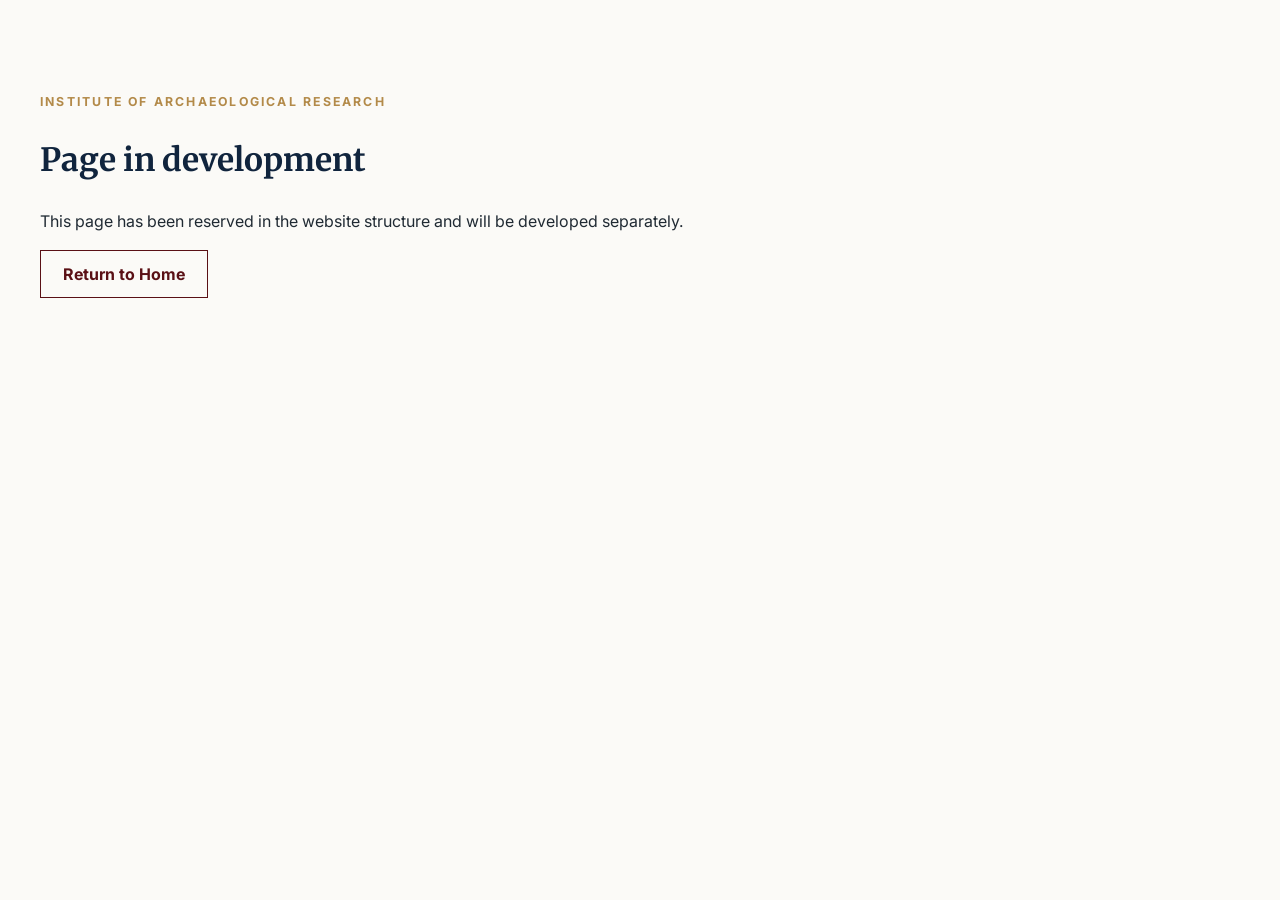
<file: archaeological-expedition.html>
<!DOCTYPE html>
<html lang="en">
<head>
  <meta charset="UTF-8">
  <meta name="viewport" content="width=device-width, initial-scale=1.0">
  <title>Page in development | Institute of Archaeological Research</title>
  <link rel="preconnect" href="https://fonts.googleapis.com">
  <link rel="preconnect" href="https://fonts.gstatic.com" crossorigin>
  <link href="https://fonts.googleapis.com/css2?family=Inter:wght@400;500;600;700&family=Merriweather:wght@400;700&display=swap" rel="stylesheet">
  <link rel="stylesheet" href="css/style.css">
</head>
<body>
  <main class="section">
    <div class="container">
      <p class="section-label">Institute of Archaeological Research</p>
      <h1 style="font-family:Merriweather,Georgia,serif;color:#10243d;">Page in development</h1>
      <p>This page has been reserved in the website structure and will be developed separately.</p>
      <a class="button button-outline" href="index.html">Return to Home</a>
    </div>
  </main>
</body>
</html>
</file>
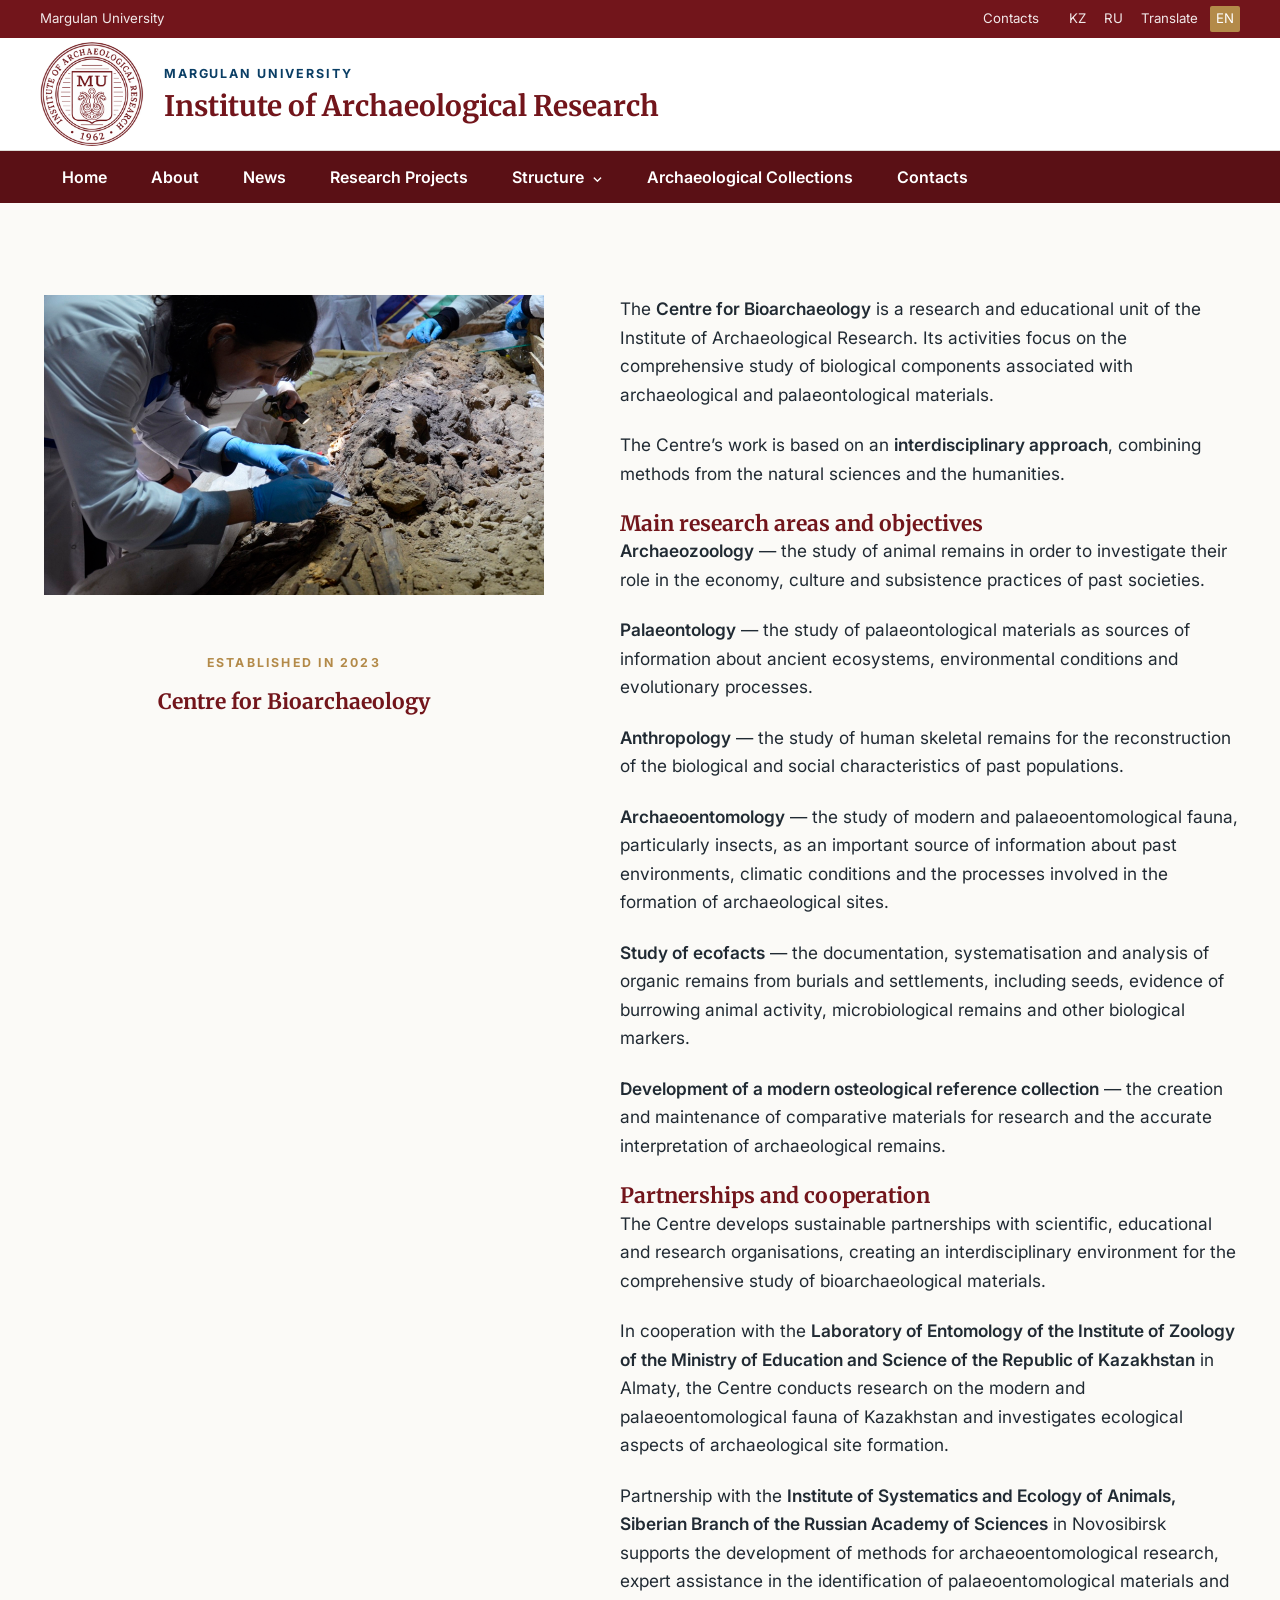
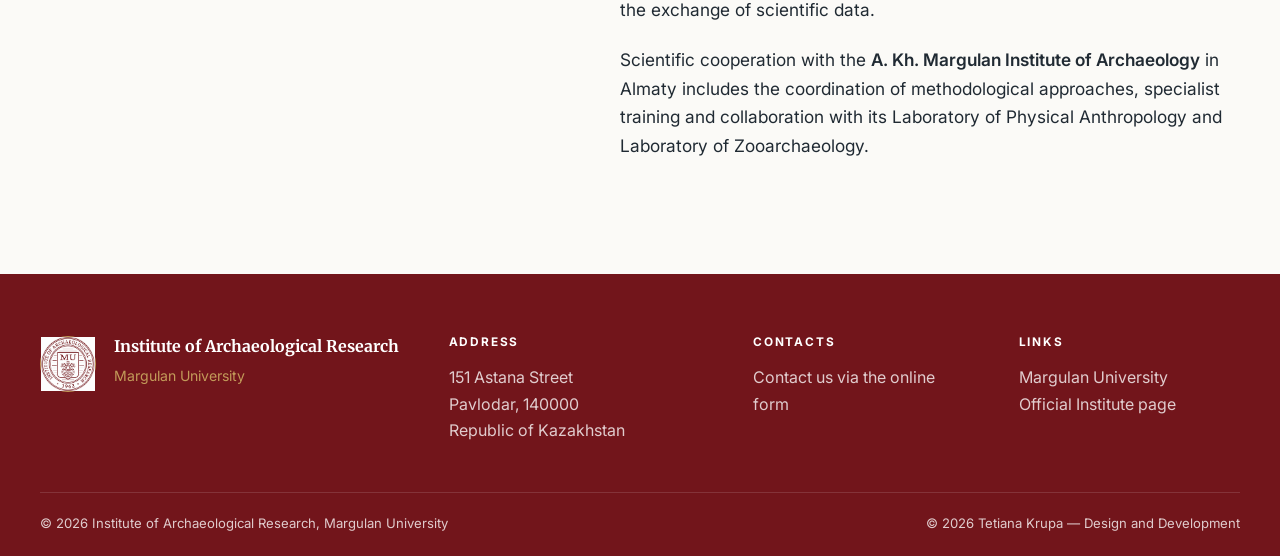
<file: bioarchaeology.html>
<!DOCTYPE html>
<html lang="en">

<head>
  <meta charset="UTF-8">

  <meta
    name="viewport"
    content="width=device-width, initial-scale=1.0"
  >

  <meta
    name="description"
    content="About the Centre for Bioarchaeology at the Institute of Archaeological Research at Margulan University"
  >

  <title>
    Centre for Bioarchaeology | Institute of Archaeological Research
  </title>

  <link
    rel="icon"
    type="image/x-icon"
    href="images/favicon.ico"
  >

  <link
    rel="preconnect"
    href="https://fonts.googleapis.com"
  >

  <link
    rel="preconnect"
    href="https://fonts.gstatic.com"
    crossorigin
  >

  <link
    href="https://fonts.googleapis.com/css2?family=Inter:wght@400;500;600;700&family=Merriweather:wght@400;700&display=swap"
    rel="stylesheet"
  >

  <link
    rel="stylesheet"
    href="css/style.css"
  >
</head>


<body>

  <a
    class="skip-link"
    href="#main-content"
  >
    Skip to content
  </a>


  <!-- ==================================================
       HEADER
       Keep this section unchanged on all English pages
       ================================================== -->

  <header class="site-header">

    <div class="utility-bar">

      <div class="container utility-inner">

        <a
          class="university-link"
          href="https://ppu.edu.kz/en/"
          target="_blank"
          rel="noopener noreferrer"
        >
          Margulan University
        </a>

        <nav
          class="utility-nav"
          aria-label="Utility navigation"
        >

          <a href="#contacts">
            Contacts
          </a>

          <div
            class="language-switcher"
            aria-label="Language selector"
          >

            <a
              href="#"
              aria-label="Kazakh language"
            >
              KZ
            </a>

            <a
              href="#"
              aria-label="Russian language"
            >
              RU
            </a>

            <a
              class="translate-link"
              href="#"
              data-google-translate
              aria-label="Translate this page automatically"
            >
              Translate
            </a>

            <a
              class="active"
              href="bioarchaeology.html"
              aria-current="page"
              aria-label="English language"
            >
              EN
            </a>

          </div>

        </nav>

      </div>

    </div>


    <div class="branding-bar">

      <div class="container branding-inner">

        <a
          class="brand"
          href="index.html"
          aria-label="Institute of Archaeological Research home"
        >

          <div class="institute-emblem">

            <img
              src="images/institute_emblem.png"
              alt="Emblem of the Institute of Archaeological Research"
            >

          </div>

          <div class="brand-text">

            <span class="brand-kicker">
              Margulan University
            </span>

            <strong>
              Institute of Archaeological Research
            </strong>

          </div>

        </a>


        <button
          class="menu-toggle"
          type="button"
          aria-expanded="false"
          aria-controls="main-navigation"
        >

          <span></span>
          <span></span>
          <span></span>

          <span class="sr-only">
            Open navigation
          </span>

        </button>

      </div>

    </div>


    <nav
      id="main-navigation"
      class="main-navigation"
      aria-label="Main navigation"
    >

      <div class="container">

        <ul>

          <li>
            <a href="index.html">
              Home
            </a>
          </li>

          <li>
            <a href="about.html">
              About
            </a>
          </li>

          <li>
            <a href="news.html">
              News
            </a>
          </li>

          <li>
            <a href="research_projects.html">
              Research Projects
            </a>
          </li>

          <li class="has-submenu">

            <button
              class="submenu-toggle"
              type="button"
              aria-expanded="false"
            >
              Structure
            </button>

            <ul class="submenu">

              <li>
                <a href="director.html">
                  Director
                </a>
              </li>

              <li>
                <a href="archaeological-expedition.html">
                  Archaeological Expedition
                </a>
              </li>

              <li>
                <a href="umay-laboratory.html">
                  UMAY Laboratory
                </a>
              </li>

              <li>
                <a href="margulantanu.html">
                  Margulantanu
                </a>
              </li>

              <li>
                <a href="experimental-archaeology.html">
                  Laboratory of Experimental Archaeology
                </a>
              </li>

              <li>
                <a
                  class="active"
                  href="bioarchaeology.html"
                  aria-current="page"
                >
                  Centre for Bioarchaeology
                </a>
              </li>

            </ul>

          </li>

          <li>
            <a href="collections.html">
              Archaeological Collections
            </a>
          </li>

          <li>
            <a href="#contacts">
              Contacts
            </a>
          </li>

        </ul>

      </div>

    </nav>

  </header>


  <!-- ==================================================
       MAIN CONTENT
       ================================================== -->

  <main id="main-content">


    <!-- ===== CENTRE FOR BIOARCHAEOLOGY ===== -->

    <section class="intro section">

      <div class="container two-column">


        <!-- LEFT COLUMN -->

        <div>

          <center>

            <img
              class="structure-photo"
              src="images/bioarchaeology.jpg"
              alt="Centre for Bioarchaeology at the Institute of Archaeological Research"
            >

            <br>

            <p class="section-label">
              Established in 2023
            </p>

            <h3>
              Centre for Bioarchaeology
            </h3>

          </center>

        </div>


        <!-- RIGHT COLUMN -->

        <div class="intro-copy">

          <p>
            The <span class="text-bold">Centre for Bioarchaeology</span> is a research and educational unit of the Institute of Archaeological Research. Its activities focus on the comprehensive study of biological components associated with archaeological and palaeontological materials.
          </p>

          <p>
            The Centre’s work is based on an <span class="text-bold">interdisciplinary approach</span>, combining methods from the natural sciences and the humanities.
          </p>


          <h3>
            Main research areas and objectives
          </h3>

          <p>
            <span class="text-bold">Archaeozoology</span> — the study of animal remains in order to investigate their role in the economy, culture and subsistence practices of past societies.
          </p>

          <p>
            <span class="text-bold">Palaeontology</span> — the study of palaeontological materials as sources of information about ancient ecosystems, environmental conditions and evolutionary processes.
          </p>

          <p>
            <span class="text-bold">Anthropology</span> — the study of human skeletal remains for the reconstruction of the biological and social characteristics of past populations.
          </p>

          <p>
            <span class="text-bold">Archaeoentomology</span> — the study of modern and palaeoentomological fauna, particularly insects, as an important source of information about past environments, climatic conditions and the processes involved in the formation of archaeological sites.
          </p>

          <p>
            <span class="text-bold">Study of ecofacts</span> — the documentation, systematisation and analysis of organic remains from burials and settlements, including seeds, evidence of burrowing animal activity, microbiological remains and other biological markers.
          </p>

          <p>
            <span class="text-bold">Development of a modern osteological reference collection</span> — the creation and maintenance of comparative materials for research and the accurate interpretation of archaeological remains.
          </p>


          <h3>
            Partnerships and cooperation
          </h3>

          <p>
            The Centre develops sustainable partnerships with scientific, educational and research organisations, creating an interdisciplinary environment for the comprehensive study of bioarchaeological materials.
          </p>

          <p>
            In cooperation with the <span class="text-bold">Laboratory of Entomology of the Institute of Zoology of the Ministry of Education and Science of the Republic of Kazakhstan</span> in Almaty, the Centre conducts research on the modern and palaeoentomological fauna of Kazakhstan and investigates ecological aspects of archaeological site formation.
          </p>

          <p>
            Partnership with the <span class="text-bold">Institute of Systematics and Ecology of Animals, Siberian Branch of the Russian Academy of Sciences</span> in Novosibirsk supports the development of methods for archaeoentomological research, expert assistance in the identification of palaeoentomological materials and the exchange of scientific data.
          </p>

          <p>
            Scientific cooperation with the <span class="text-bold">A. Kh. Margulan Institute of Archaeology</span> in Almaty includes the coordination of methodological approaches, specialist training and collaboration with its Laboratory of Physical Anthropology and Laboratory of Zooarchaeology.
          </p>

        </div>

      </div>

    </section>


    <!-- ===== END: CENTRE FOR BIOARCHAEOLOGY ===== -->


  </main>


  <!-- ==================================================
       FOOTER
       Keep this section unchanged on all English pages
       ================================================== -->

  <footer
    id="contacts"
    class="site-footer"
  >

    <div class="container footer-grid">


      <div class="footer-brand">

        <div
          class="footer-emblem-placeholder"
          aria-hidden="true"
        >

          <img
            src="images/institute_emblem.png"
            alt=""
          >

        </div>

        <div>

          <strong>
            Institute of Archaeological Research
          </strong>

          <span>
            Margulan University
          </span>

        </div>

      </div>


      <div>

        <h2>
          Address
        </h2>

        <address>
          151 Astana Street<br>
          Pavlodar, 140000<br>
          Republic of Kazakhstan
        </address>

      </div>


      <div>

        <h2>
          Contacts
        </h2>

        <p>

          <a
            href="https://forms.gle/SVGefDwramFh7KxD6"
            target="_blank"
            rel="noopener noreferrer"
          >
            Contact us via the online form
          </a>

        </p>

      </div>


      <div>

        <h2>
          Links
        </h2>

        <p>

          <a
            href="https://ppu.edu.kz/en/"
            target="_blank"
            rel="noopener noreferrer"
          >
            Margulan University
          </a>

          <br>

          <a
            href="https://ppu.edu.kz/ru/margulan-centre/"
            target="_blank"
            rel="noopener noreferrer"
          >
            Official Institute page
          </a>

        </p>

      </div>

    </div>


    <div class="container footer-bottom">

      <span>
        © 2026 Institute of Archaeological Research,
        Margulan University
      </span>

      <span>
        © 2026 Tetiana Krupa — Design and Development
      </span>

    </div>

  </footer>


  <script src="js/main.js"></script>
  <script src="js/translate.js"></script>

</body>

</html>
</file>
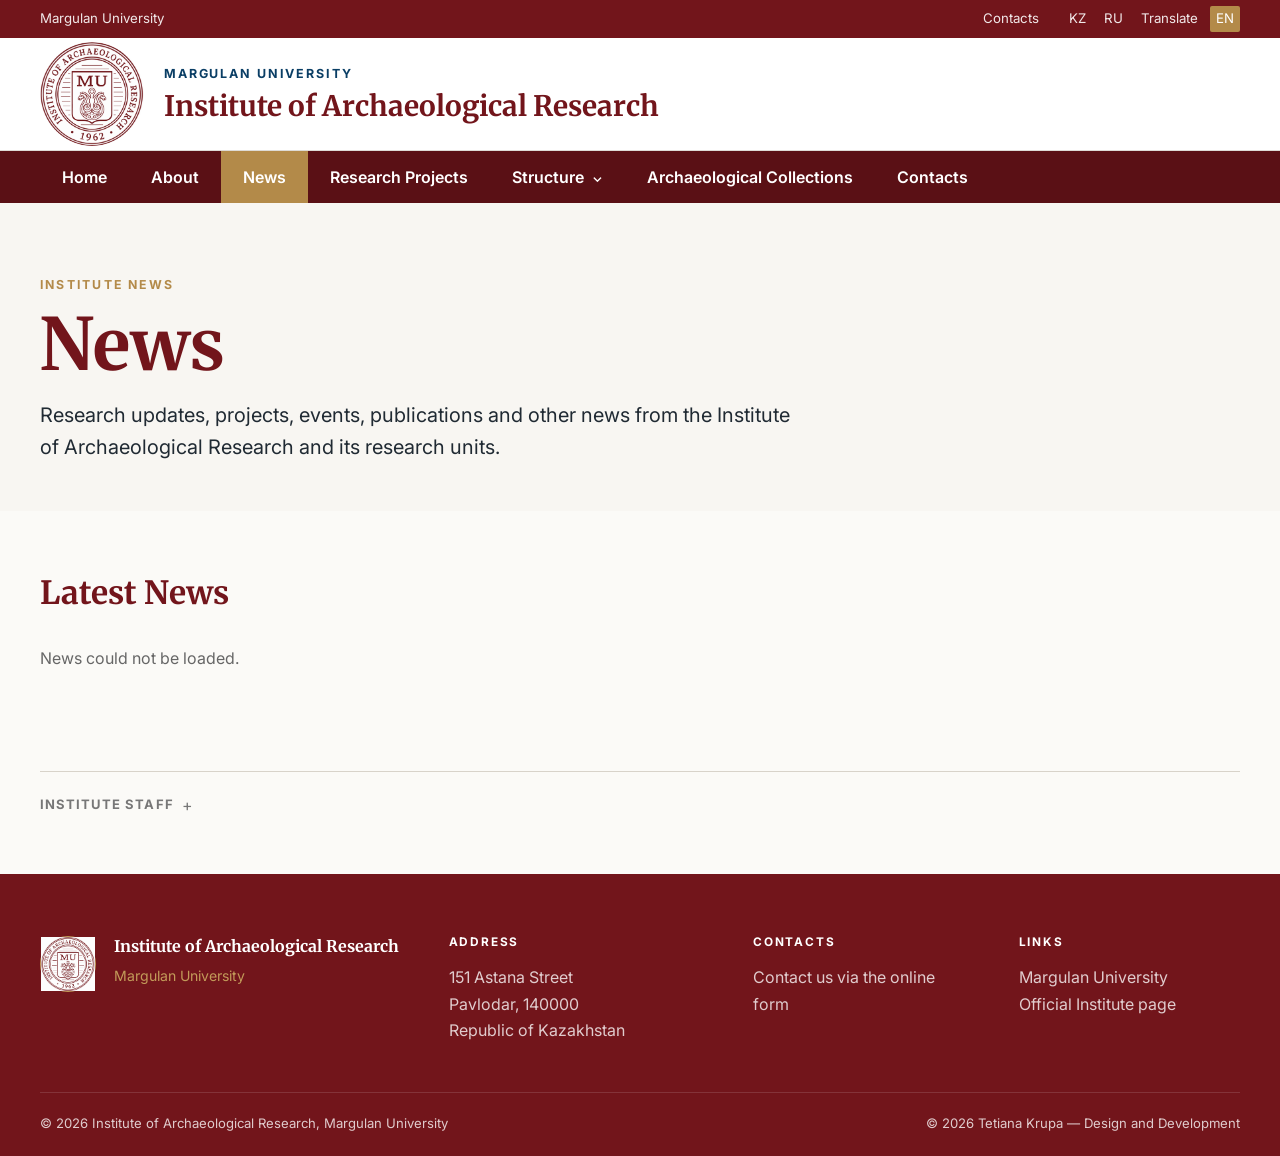
<file: news.html>
<!DOCTYPE html>
<html lang="en">

<head>

  <meta charset="UTF-8">

  <meta
    name="viewport"
    content="width=device-width, initial-scale=1.0"
  >

  <meta
    name="description"
    content="News, research updates, projects, events and publications from the Institute of Archaeological Research at Margulan University"
  >

  <title>
    News | Institute of Archaeological Research
  </title>

  <link
    rel="icon"
    type="image/x-icon"
    href="images/favicon.ico"
  >

  <link
    rel="preconnect"
    href="https://fonts.googleapis.com"
  >

  <link
    rel="preconnect"
    href="https://fonts.gstatic.com"
    crossorigin
  >

  <link
    href="https://fonts.googleapis.com/css2?family=Inter:wght@400;500;600;700&family=Merriweather:wght@400;700&display=swap"
    rel="stylesheet"
  >

 <link
  rel="stylesheet"
  href="css/style.css?v=20260814-1"
>

</head>


<body>


  <a
    class="skip-link"
    href="#main-content"
  >
    Skip to content
  </a>


  <!-- ==================================================
       HEADER
       ================================================== -->

  <header class="site-header">


    <!-- UTILITY BAR -->

    <div class="utility-bar">

      <div class="container utility-inner">

        <a
          class="university-link"
          href="https://ppu.edu.kz/en/"
          target="_blank"
          rel="noopener noreferrer"
        >
          Margulan University
        </a>


        <nav
          class="utility-nav"
          aria-label="Utility navigation"
        >

          <a href="#contacts">
            Contacts
          </a>


          <div
            class="language-switcher"
            aria-label="Language selector"
          >

            <a
              href="#"
              aria-label="Kazakh language"
            >
              KZ
            </a>

            <a
              href="#"
              aria-label="Russian language"
            >
              RU
            </a>
<a
  class="translate-link"
  href="#"
  data-google-translate
  aria-label="Translate this page automatically"
>
  Translate
</a>
            <a
              class="active"
              href="news.html"
              aria-current="page"
              aria-label="English language"
            >
              EN
            </a>

          </div>

        </nav>

      </div>

    </div>


    <!-- BRANDING -->

    <div class="branding-bar">

      <div class="container branding-inner">

        <a
          class="brand"
          href="index.html"
          aria-label="Institute of Archaeological Research home"
        >

          <div class="institute-emblem">

            <img
              src="images/institute_emblem.png"
              alt="Emblem of the Institute of Archaeological Research"
            >

          </div>


          <div class="brand-text">

            <span class="brand-kicker">
              Margulan University
            </span>

            <strong>
              Institute of Archaeological Research
            </strong>

          </div>

        </a>


        <button
          class="menu-toggle"
          type="button"
          aria-expanded="false"
          aria-controls="main-navigation"
        >

          <span></span>
          <span></span>
          <span></span>

          <span class="sr-only">
            Open navigation
          </span>

        </button>

      </div>

    </div>


    <!-- MAIN NAVIGATION -->

    <nav
      id="main-navigation"
      class="main-navigation"
      aria-label="Main navigation"
    >

      <div class="container">

        <ul>

          <li>
            <a href="index.html">
              Home
            </a>
          </li>


          <li>
            <a href="about.html">
              About
            </a>
          </li>


          <li>
            <a
              class="active"
              href="news.html"
              aria-current="page"
            >
              News
            </a>
          </li>
 <li>
            <a
                           href="research_projects.html"
                      >
              Research Projects
            </a>
          </li>

          <li class="has-submenu">

            <button
              class="submenu-toggle"
              type="button"
              aria-expanded="false"
            >
              Structure
            </button>

            <ul class="submenu">

              <li>
                <a href="director.html">
                  Director
                </a>
              </li>

              <li>
                <a href="archaeological-expedition.html">
                  Archaeological Expedition
                </a>
              </li>

              <li>
                <a href="umay-laboratory.html">
                  UMAI Laboratory
                </a>
              </li>

              <li>
                <a href="margulantanu.html">
                  Margulantanu
                </a>
              </li>

              <li>
                <a href="experimental-archaeology.html">
                  Laboratory of Experimental Archaeology
                </a>
              </li>

              <li>
                <a href="bioarchaeology.html">
                  Centre for Bioarchaeology
                </a>
              </li>

            </ul>

          </li>


          <li>
            <a href="collections.html">
              Archaeological Collections
            </a>
          </li>


          <li>
            <a href="#contacts">
              Contacts
            </a>
          </li>

        </ul>

      </div>

    </nav>

  </header>


  <!-- ==================================================
       MAIN CONTENT — NEWS PAGE
       ================================================== -->

  <main id="main-content">


    <!-- NEWS INTRO -->

    <section class="news-intro">

      <div class="container">

        <p class="section-label">
          INSTITUTE NEWS
        </p>

        <h1>
          News
        </h1>

        <p class="news-lead">
          Research updates, projects, events, publications and other news
          from the Institute of Archaeological Research and its research units.
        </p>

      </div>

    </section>


    <!-- ==================================================
         DYNAMIC NEWS FEED

         News will later be loaded automatically
         from the IAR News Database via Google Apps Script.

         Do not add individual news items manually here.
         ================================================== -->

    <section
      class="news-section"
      aria-labelledby="latest-news-heading"
    >

      <div class="container">

        <div class="news-section-header">

          <h2 id="latest-news-heading">
            Latest News
          </h2>

        </div>


        <!--
          JavaScript will insert published news cards
          inside this container.
        -->

        <div
          id="news-feed"
          class="news-feed"
          aria-live="polite"
        >

          <p
            id="news-loading"
            class="news-loading"
          >
            Loading news…
          </p>

        </div>

      </div>

    </section>


    <!-- ==================================================
         NEWS CARD TEMPLATE

         Hidden template for future Google Sheet integration.
         JavaScript will clone this structure for each
         published news item.
         ================================================== -->

    <template id="news-card-template">

      <article class="news-card">


        <!-- IMAGE -->

        <figure class="news-card-image">

          <img
            src=""
            alt=""
            loading="lazy"
          >

          <figcaption class="news-image-caption">

            <span class="news-photo-caption"></span>

            <span class="news-photo-credit"></span>

          </figcaption>

        </figure>


        <!-- CONTENT -->

        <div class="news-card-content">


          <div class="news-meta">

            <time class="news-date"></time>

            <span class="news-unit"></span>

          </div>


          <h2 class="news-title"></h2>


          <p class="news-summary"></p>


          <div
            class="news-full-text"
            hidden
          ></div>


          <a
            class="text-link news-external-link"
            href="#"
            target="_blank"
            rel="noopener noreferrer"
            hidden
          >
            <span class="news-link-label">
              Read more
            </span>

            <span aria-hidden="true">
              →
            </span>
          </a>

        </div>

      </article>

    </template>


    <!-- ==================================================
         INTERNAL TOOL FOR INSTITUTE STAFF

         Intentionally collapsed and visually secondary.
         Access to the Google Form itself is restricted.
         ================================================== -->

    <section class="staff-tools">

      <div class="container">

        <details class="staff-tools-details">

          <summary>
            Institute staff
          </summary>


          <div class="staff-tools-content">

            <p>
              Institute staff may submit news, announcements,
              project updates and information about publications
              through the internal submission form.
            </p>

            <a
              class="text-link"
              href="https://forms.gle/2Xme25KR1ujFPQmT8"
              target="_blank"
              rel="noopener noreferrer"
            >
              Open the news submission form
              <span aria-hidden="true">→</span>
            </a>

          </div>

        </details>

      </div>

    </section>


  </main>


  <!-- ==================================================
       FOOTER
       ================================================== -->

  <footer
    id="contacts"
    class="site-footer"
  >

    <div class="container footer-grid">


      <div class="footer-brand">

        <div
          class="footer-emblem-placeholder"
          aria-hidden="true"
        >

          <img
            src="images/institute_emblem.png"
            alt=""
          >

        </div>


        <div>

          <strong>
            Institute of Archaeological Research
          </strong>

          <span>
            Margulan University
          </span>

        </div>

      </div>


      <div>

        <h2>
          Address
        </h2>

        <address>
          151 Astana Street<br>
          Pavlodar, 140000<br>
          Republic of Kazakhstan
        </address>

      </div>


      <div>

        <h2>
          Contacts
        </h2>

        <p>

          <a
            href="https://forms.gle/SVGefDwramFh7KxD6"
            target="_blank"
            rel="noopener noreferrer"
          >
            Contact us via the online form
          </a>

        </p>

      </div>


      <div>

        <h2>
          Links
        </h2>

        <p>

          <a
            href="https://ppu.edu.kz/en/"
            target="_blank"
            rel="noopener noreferrer"
          >
            Margulan University
          </a>

          <br>

          <a
            href="https://ppu.edu.kz/ru/margulan-centre/"
            target="_blank"
            rel="noopener noreferrer"
          >
            Official Institute page
          </a>

        </p>

      </div>

    </div>


    <div class="container footer-bottom">

      <span>
        © 2026 Institute of Archaeological Research,
        Margulan University
      </span>

      <span>
        © 2026 Tetiana Krupa — Design and Development
      </span>

    </div>

  </footer>


  <script src="js/main.js"></script>
  <script src="js/news.js"></script>
  <script src="js/translate.js"></script>

</body>

</html>
</file>
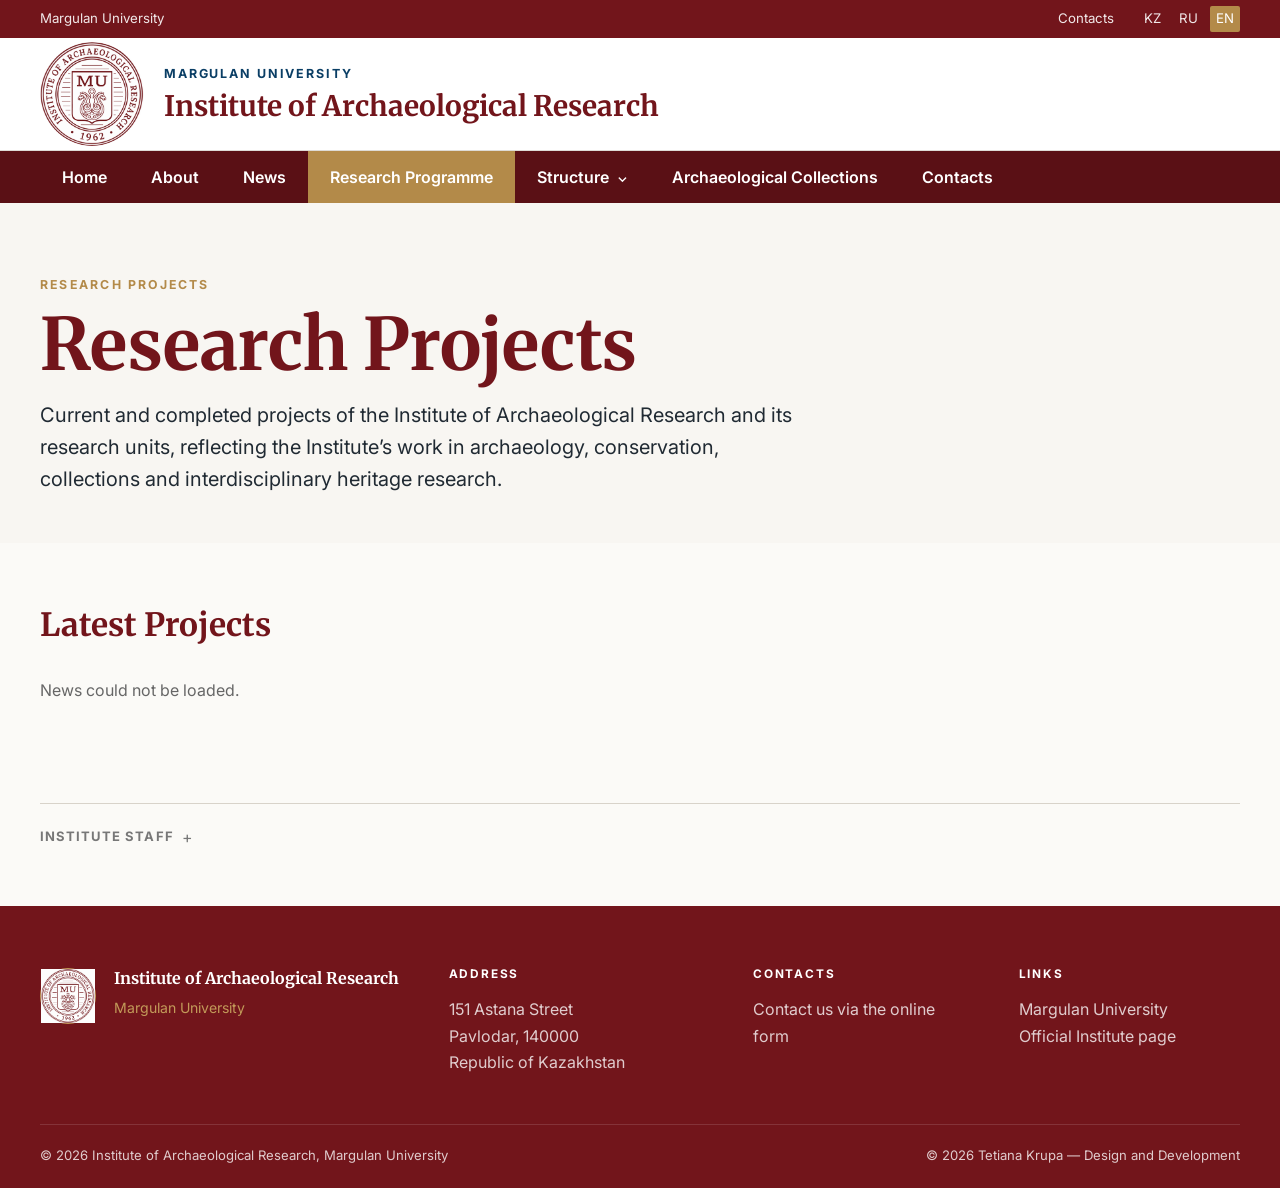
<file: research_programme.html>
<!DOCTYPE html>
<html lang="en">

<head>

  <meta charset="UTF-8">

  <meta
    name="viewport"
    content="width=device-width, initial-scale=1.0"
  >

  <meta
    name="description"
    content="News, research updates, projects, events and publications from the Institute of Archaeological Research at Margulan University"
  >

  <title>
    Research Programme | Institute of Archaeological Research
  </title>

  <link
    rel="icon"
    type="image/x-icon"
    href="images/favicon.ico"
  >

  <link
    rel="preconnect"
    href="https://fonts.googleapis.com"
  >

  <link
    rel="preconnect"
    href="https://fonts.gstatic.com"
    crossorigin
  >

  <link
    href="https://fonts.googleapis.com/css2?family=Inter:wght@400;500;600;700&family=Merriweather:wght@400;700&display=swap"
    rel="stylesheet"
  >

 <link
  rel="stylesheet"
  href="css/style.css?v=20260814-1"
>

</head>


<body>


  <a
    class="skip-link"
    href="#main-content"
  >
    Skip to content
  </a>


  <!-- ==================================================
       HEADER
       ================================================== -->

  <header class="site-header">


    <!-- UTILITY BAR -->

    <div class="utility-bar">

      <div class="container utility-inner">

        <a
          class="university-link"
          href="https://ppu.edu.kz/en/"
          target="_blank"
          rel="noopener noreferrer"
        >
          Margulan University
        </a>


        <nav
          class="utility-nav"
          aria-label="Utility navigation"
        >

          <a href="#contacts">
            Contacts
          </a>


          <div
            class="language-switcher"
            aria-label="Language selector"
          >

            <a
              href="#"
              aria-label="Kazakh language"
            >
              KZ
            </a>

            <a
              href="#"
              aria-label="Russian language"
            >
              RU
            </a>

            <a
              class="active"
              href="news.html"
              aria-current="page"
              aria-label="English language"
            >
              EN
            </a>

          </div>

        </nav>

      </div>

    </div>


    <!-- BRANDING -->

    <div class="branding-bar">

      <div class="container branding-inner">

        <a
          class="brand"
          href="index.html"
          aria-label="Institute of Archaeological Research home"
        >

          <div class="institute-emblem">

            <img
              src="images/institute_emblem.png"
              alt="Emblem of the Institute of Archaeological Research"
            >

          </div>


          <div class="brand-text">

            <span class="brand-kicker">
              Margulan University
            </span>

            <strong>
              Institute of Archaeological Research
            </strong>

          </div>

        </a>


        <button
          class="menu-toggle"
          type="button"
          aria-expanded="false"
          aria-controls="main-navigation"
        >

          <span></span>
          <span></span>
          <span></span>

          <span class="sr-only">
            Open navigation
          </span>

        </button>

      </div>

    </div>


    <!-- MAIN NAVIGATION -->

    <nav
      id="main-navigation"
      class="main-navigation"
      aria-label="Main navigation"
    >

      <div class="container">

        <ul>

          <li>
            <a href="index.html">
              Home
            </a>
          </li>


          <li>
            <a href="about.html">
              About
            </a>
          </li>


          <li>
            <a
                          href="news.html"
                         >
              News
            </a>
          </li>

            <li>
            <a
              class="active"
              href="research_programme.html"
              aria-current="page"
            >
              Research Programme
            </a>
          </li>


          

          <li class="has-submenu">

            <button
              class="submenu-toggle"
              type="button"
              aria-expanded="false"
            >
              Structure
            </button>

            <ul class="submenu">

              <li>
                <a href="director.html">
                  Director
                </a>
              </li>

              <li>
                <a href="archaeological-expedition.html">
                  Archaeological Expedition
                </a>
              </li>

              <li>
                <a href="umay-laboratory.html">
                  UMAI Laboratory
                </a>
              </li>

              <li>
                <a href="margulantanu.html">
                  Margulantanu
                </a>
              </li>

              <li>
                <a href="experimental-archaeology.html">
                  Laboratory of Experimental Archaeology
                </a>
              </li>

              <li>
                <a href="bioarchaeology.html">
                  Centre for Bioarchaeology
                </a>
              </li>

            </ul>

          </li>


          <li>
            <a href="collections.html">
              Archaeological Collections
            </a>
          </li>


          <li>
            <a href="#contacts">
              Contacts
            </a>
          </li>

        </ul>

      </div>

    </nav>

  </header>


  <!-- ==================================================
       MAIN CONTENT — Projects page
       ================================================== -->

  <main id="main-content">


    <!-- PROJECTS INTRO -->

    <section class="news-intro">

      <div class="container">

        <p class="section-label">
          RESEARCH PROJECTS
        </p>

        <h1>
          Research Projects
        </h1>

        <p class="news-lead">
           Current and completed projects of the Institute of Archaeological Research and its research units, reflecting the Institute’s work in archaeology, conservation, collections and interdisciplinary heritage research.
        </p>

      </div>

    </section>


    <!-- ==================================================
         DYNAMIC NEWS FEED
         Do not add individual news items manually here.
         ================================================== -->

    <section
      class="news-section"
      aria-labelledby="latest-news-heading"
    >

      <div class="container">

        <div class="news-section-header">

          <h2 id="latest-news-heading">
            Latest Projects
          </h2>

        </div>


        <!--
          JavaScript will insert published Projects cards
          inside this container.
        -->

        <div
          id="news-feed"
          class="news-feed"
          aria-live="polite"
        >

          <p
            id="news-loading"
            class="news-loading"
          >
            Loading Projects…
          </p>

        </div>

      </div>

    </section>


    <!-- ==================================================
         PROJECTS CARD TEMPLATE

         Hidden template for future Google Sheet integration.
         JavaScript will clone this structure for each
         published news item.
         ================================================== -->

    <template id="news-card-template">

      <article class="news-card">


        <!-- IMAGE -->

        <figure class="news-card-image">

          <img
            src=""
            alt=""
            loading="lazy"
          >

          <figcaption class="news-image-caption">

            <span class="news-photo-caption"></span>

            <span class="news-photo-credit"></span>

          </figcaption>

        </figure>


        <!-- CONTENT -->

        <div class="news-card-content">


          <div class="news-meta">

            <time class="news-date"></time>

            <span class="news-unit"></span>

          </div>


          <h2 class="news-title"></h2>


          <p class="news-summary"></p>


          <div
            class="news-full-text"
            hidden
          ></div>


          <a
            class="text-link news-external-link"
            href="#"
            target="_blank"
            rel="noopener noreferrer"
            hidden
          >
            <span class="news-link-label">
              Read more
            </span>

            <span aria-hidden="true">
              →
            </span>
          </a>

        </div>

      </article>

    </template>


    <!-- ==================================================
         INTERNAL TOOL FOR INSTITUTE STAFF

         Intentionally collapsed and visually secondary.
         Access to the Google Form itself is restricted.
         ================================================== -->

    <section class="staff-tools">

      <div class="container">

        <details class="staff-tools-details">

          <summary>
            Institute staff
          </summary>


          <div class="staff-tools-content">

            <p>
             Institute staff may submit information about current, completed or planned research projects, including project descriptions, results, partners and supporting materials, through the internal submission form.
            </p>

            <a
              class="text-link"
              href="https://forms.gle/ipP6G37Uat8JYByx7"
              target="_blank"
              rel="noopener noreferrer"
            >
              Open the news submission form
              <span aria-hidden="true">→</span>
            </a>

          </div>

        </details>

      </div>

    </section>


  </main>


  <!-- ==================================================
       FOOTER
       ================================================== -->

  <footer
    id="contacts"
    class="site-footer"
  >

    <div class="container footer-grid">


      <div class="footer-brand">

        <div
          class="footer-emblem-placeholder"
          aria-hidden="true"
        >

          <img
            src="images/institute_emblem.png"
            alt=""
          >

        </div>


        <div>

          <strong>
            Institute of Archaeological Research
          </strong>

          <span>
            Margulan University
          </span>

        </div>

      </div>


      <div>

        <h2>
          Address
        </h2>

        <address>
          151 Astana Street<br>
          Pavlodar, 140000<br>
          Republic of Kazakhstan
        </address>

      </div>


      <div>

        <h2>
          Contacts
        </h2>

        <p>

          <a
            href="https://forms.gle/SVGefDwramFh7KxD6"
            target="_blank"
            rel="noopener noreferrer"
          >
            Contact us via the online form
          </a>

        </p>

      </div>


      <div>

        <h2>
          Links
        </h2>

        <p>

          <a
            href="https://ppu.edu.kz/en/"
            target="_blank"
            rel="noopener noreferrer"
          >
            Margulan University
          </a>

          <br>

          <a
            href="https://ppu.edu.kz/ru/margulan-centre/"
            target="_blank"
            rel="noopener noreferrer"
          >
            Official Institute page
          </a>

        </p>

      </div>

    </div>


    <div class="container footer-bottom">

      <span>
        © 2026 Institute of Archaeological Research,
        Margulan University
      </span>

      <span>
        © 2026 Tetiana Krupa — Design and Development
      </span>

    </div>

  </footer>


  <script src="js/main.js"></script>
  <script src="js/news.js"></script>

</body>

</html>
</file>
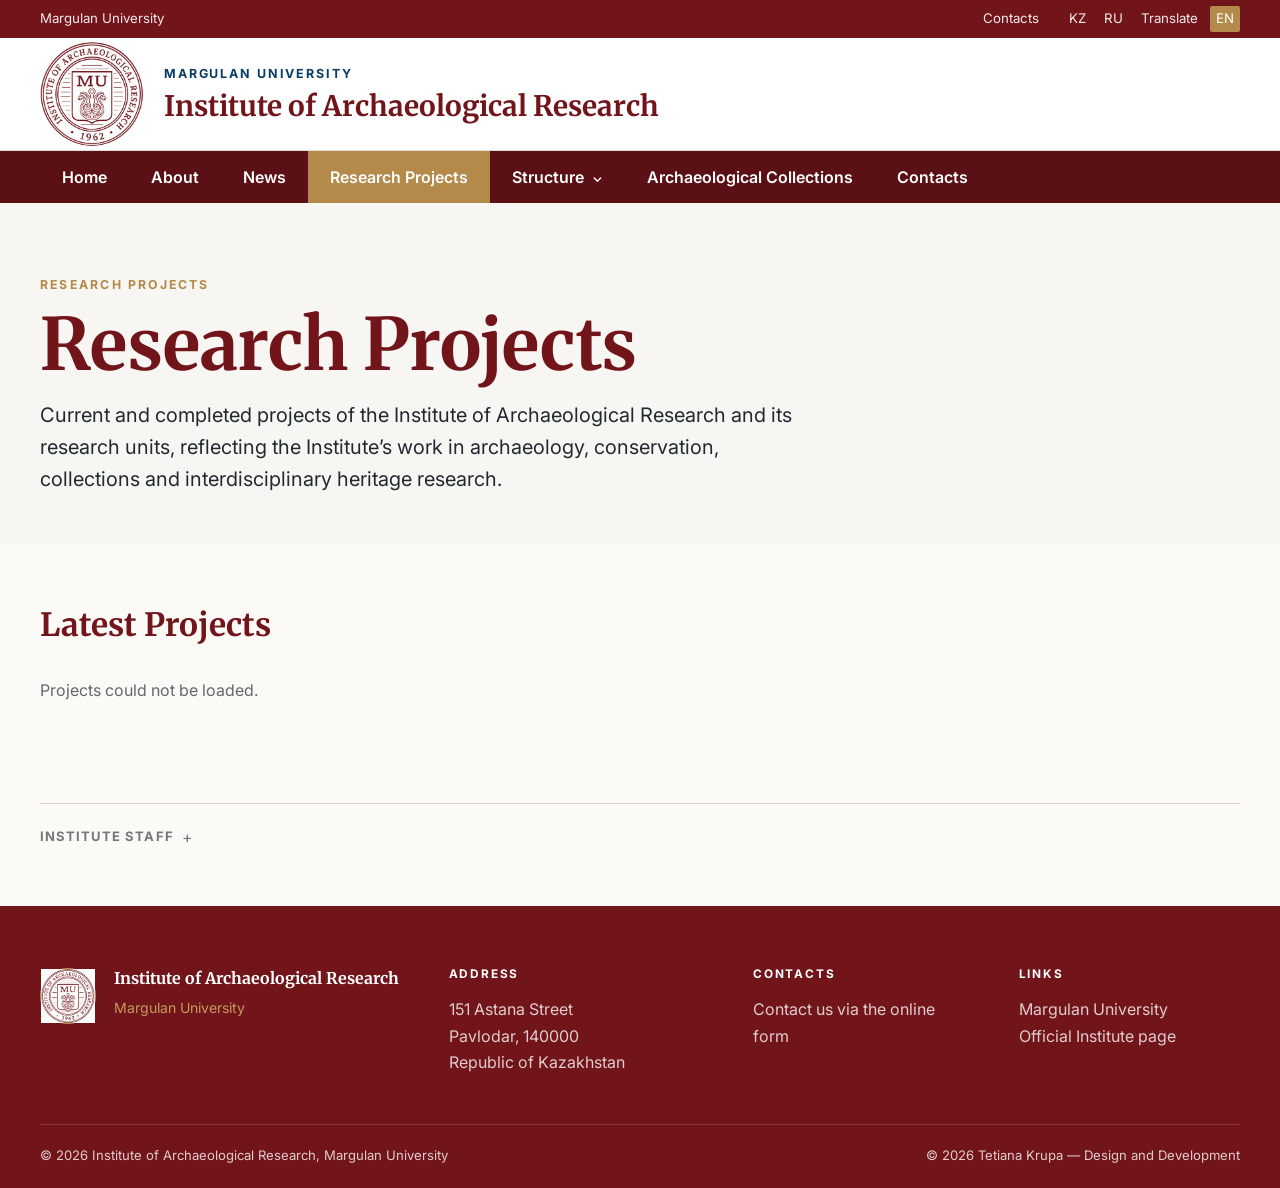
<file: research_projects.html>
<!DOCTYPE html>
<html lang="en">

<head>

  <meta charset="UTF-8">

  <meta
    name="viewport"
    content="width=device-width, initial-scale=1.0"
  >

  <meta
  name="description"
  content="Current and completed research projects of the Institute of Archaeological Research at Margulan University"
>

  <title>
    Research Projects | Institute of Archaeological Research
  </title>

  <link
    rel="icon"
    type="image/x-icon"
    href="images/favicon.ico"
  >

  <link
    rel="preconnect"
    href="https://fonts.googleapis.com"
  >

  <link
    rel="preconnect"
    href="https://fonts.gstatic.com"
    crossorigin
  >

  <link
    href="https://fonts.googleapis.com/css2?family=Inter:wght@400;500;600;700&family=Merriweather:wght@400;700&display=swap"
    rel="stylesheet"
  >

 <link
  rel="stylesheet"
  href="css/style.css?v=20260818-1"
>

</head>


<body>


  <a
    class="skip-link"
    href="#main-content"
  >
    Skip to content
  </a>


  <!-- ==================================================
       HEADER
       ================================================== -->

  <header class="site-header">


    <!-- UTILITY BAR -->

    <div class="utility-bar">

      <div class="container utility-inner">

        <a
          class="university-link"
          href="https://ppu.edu.kz/en/"
          target="_blank"
          rel="noopener noreferrer"
        >
          Margulan University
        </a>


        <nav
          class="utility-nav"
          aria-label="Utility navigation"
        >

          <a href="#contacts">
            Contacts
          </a>


          <div
            class="language-switcher"
            aria-label="Language selector"
          >

            <a
              href="#"
              aria-label="Kazakh language"
            >
              KZ
            </a>

            <a
              href="#"
              aria-label="Russian language"
            >
              RU
            </a>
<a
  class="translate-link"
  href="#"
  data-google-translate
  aria-label="Translate this page automatically"
>
  Translate
</a>
            <a
               class="active"
  href="projects.html"
  aria-current="page"
  aria-label="English language"
            >
              EN
            </a>

          </div>

        </nav>

      </div>

    </div>


    <!-- BRANDING -->

    <div class="branding-bar">

      <div class="container branding-inner">

        <a
          class="brand"
          href="index.html"
          aria-label="Institute of Archaeological Research home"
        >

          <div class="institute-emblem">

            <img
              src="images/institute_emblem.png"
              alt="Emblem of the Institute of Archaeological Research"
            >

          </div>


          <div class="brand-text">

            <span class="brand-kicker">
              Margulan University
            </span>

            <strong>
              Institute of Archaeological Research
            </strong>

          </div>

        </a>


        <button
          class="menu-toggle"
          type="button"
          aria-expanded="false"
          aria-controls="main-navigation"
        >

          <span></span>
          <span></span>
          <span></span>

          <span class="sr-only">
            Open navigation
          </span>

        </button>

      </div>

    </div>


    <!-- MAIN NAVIGATION -->

    <nav
      id="main-navigation"
      class="main-navigation"
      aria-label="Main navigation"
    >

      <div class="container">

        <ul>

          <li>
            <a href="index.html">
              Home
            </a>
          </li>


          <li>
            <a href="about.html">
              About
            </a>
          </li>


          <li>
            <a
                          href="news.html"
                         >
              News
            </a>
          </li>

            <li>
            <a
              class="active"
              href="research_projects.html"
              aria-current="page"
            >
              Research Projects
            </a>
          </li>


          

          <li class="has-submenu">

            <button
              class="submenu-toggle"
              type="button"
              aria-expanded="false"
            >
              Structure
            </button>

            <ul class="submenu">

              <li>
                <a href="director.html">
                  Director
                </a>
              </li>

              <li>
                <a href="archaeological-expedition.html">
                  Archaeological Expedition
                </a>
              </li>

              <li>
                <a href="umay-laboratory.html">
                  UMAI Laboratory
                </a>
              </li>

              <li>
                <a href="margulantanu.html">
                  Margulantanu
                </a>
              </li>

              <li>
                <a href="experimental-archaeology.html">
                  Laboratory of Experimental Archaeology
                </a>
              </li>

              <li>
                <a href="bioarchaeology.html">
                  Centre for Bioarchaeology
                </a>
              </li>

            </ul>

          </li>


          <li>
            <a href="collections.html">
              Archaeological Collections
            </a>
          </li>


          <li>
            <a href="#contacts">
              Contacts
            </a>
          </li>

        </ul>

      </div>

    </nav>

  </header>


  <!-- ==================================================
       MAIN CONTENT — Projects page
       ================================================== -->

  <main id="main-content">


    <!-- PROJECTS INTRO -->

    <section class="news-intro">

      <div class="container">

        <p class="section-label">
          RESEARCH PROJECTS
        </p>

        <h1>
          Research Projects
        </h1>

        <p class="news-lead">
           Current and completed projects of the Institute of Archaeological Research and its research units, reflecting the Institute’s work in archaeology, conservation, collections and interdisciplinary heritage research.
        </p>

      </div>

    </section>


<!-- ==================================================
     DYNAMIC PROJECTS FEED
     Do not add individual projects manually here.
     ================================================== -->

    <section
      class="news-section"
      aria-labelledby="latest-projects-heading"
    >

      <div class="container">

        <div class="news-section-header">

          <h2 id="latest-news-heading">
            Latest Projects
          </h2>

        </div>


        <!--
          JavaScript will insert published Projects cards
          inside this container.
        -->

        <div
          id="projects-feed"
          class="news-feed"
          aria-live="polite"
        >

          <p
            id="projects-loading"
            class="news-loading"
          >
            Loading Projects…
          </p>

        </div>

      </div>

    </section>


    <!-- ==================================================
         PROJECTS CARD TEMPLATE

         Hidden template for future Google Sheet integration.
         JavaScript will clone this structure for each
         published published project.
         ================================================== -->

    <template id="project-card-template">

      <article class="news-card">


        <!-- IMAGE -->

        <figure class="news-card-image">

          <img
            src=""
            alt=""
            loading="lazy"
          >

          <figcaption class="news-image-caption">

            <span class="news-photo-caption"></span>

            <span class="news-photo-credit"></span>

          </figcaption>

        </figure>


        <!-- CONTENT -->

        <div class="news-card-content">


          <div class="news-meta">

            <time class="news-date"></time>

            <span class="news-unit"></span>

          </div>


          <h2 class="news-title"></h2>


          <p class="news-summary"></p>


          <div
            class="news-full-text"
            hidden
          ></div>


          <a
            class="text-link news-external-link"
            href="#"
            target="_blank"
            rel="noopener noreferrer"
            hidden
          >
            <span class="news-link-label">
              Read more
            </span>

            <span aria-hidden="true">
              →
            </span>
          </a>

        </div>

      </article>

    </template>


    <!-- ==================================================
         INTERNAL TOOL FOR INSTITUTE STAFF

         Intentionally collapsed and visually secondary.
         Access to the Google Form itself is restricted.
         ================================================== -->

    <section class="staff-tools">

      <div class="container">

        <details class="staff-tools-details">

          <summary>
            Institute staff
          </summary>


          <div class="staff-tools-content">

            <p>
             Institute staff may submit information about current, completed or planned research projects, including project descriptions, results, partners and supporting materials, through the internal submission form.
            </p>

            <a
              class="text-link"
              href="https://forms.gle/ipP6G37Uat8JYByx7"
              target="_blank"
              rel="noopener noreferrer"
            >
              Open the project submission form
              <span aria-hidden="true">→</span>
            </a>

          </div>

        </details>

      </div>

    </section>


  </main>


  <!-- ==================================================
       FOOTER
       ================================================== -->

  <footer
    id="contacts"
    class="site-footer"
  >

    <div class="container footer-grid">


      <div class="footer-brand">

        <div
          class="footer-emblem-placeholder"
          aria-hidden="true"
        >

          <img
            src="images/institute_emblem.png"
            alt=""
          >

        </div>


        <div>

          <strong>
            Institute of Archaeological Research
          </strong>

          <span>
            Margulan University
          </span>

        </div>

      </div>


      <div>

        <h2>
          Address
        </h2>

        <address>
          151 Astana Street<br>
          Pavlodar, 140000<br>
          Republic of Kazakhstan
        </address>

      </div>


      <div>

        <h2>
          Contacts
        </h2>

        <p>

          <a
            href="https://forms.gle/SVGefDwramFh7KxD6"
            target="_blank"
            rel="noopener noreferrer"
          >
            Contact us via the online form
          </a>

        </p>

      </div>


      <div>

        <h2>
          Links
        </h2>

        <p>

          <a
            href="https://ppu.edu.kz/en/"
            target="_blank"
            rel="noopener noreferrer"
          >
            Margulan University
          </a>

          <br>

          <a
            href="https://ppu.edu.kz/ru/margulan-centre/"
            target="_blank"
            rel="noopener noreferrer"
          >
            Official Institute page
          </a>

        </p>

      </div>

    </div>


    <div class="container footer-bottom">

      <span>
        © 2026 Institute of Archaeological Research,
        Margulan University
      </span>

      <span>
        © 2026 Tetiana Krupa — Design and Development
      </span>

    </div>

  </footer>


  <script src="js/main.js"></script>
  <script src="js/projects.js"></script>
  <script src="js/translate.js"></script>

</body>

</html>
</file>
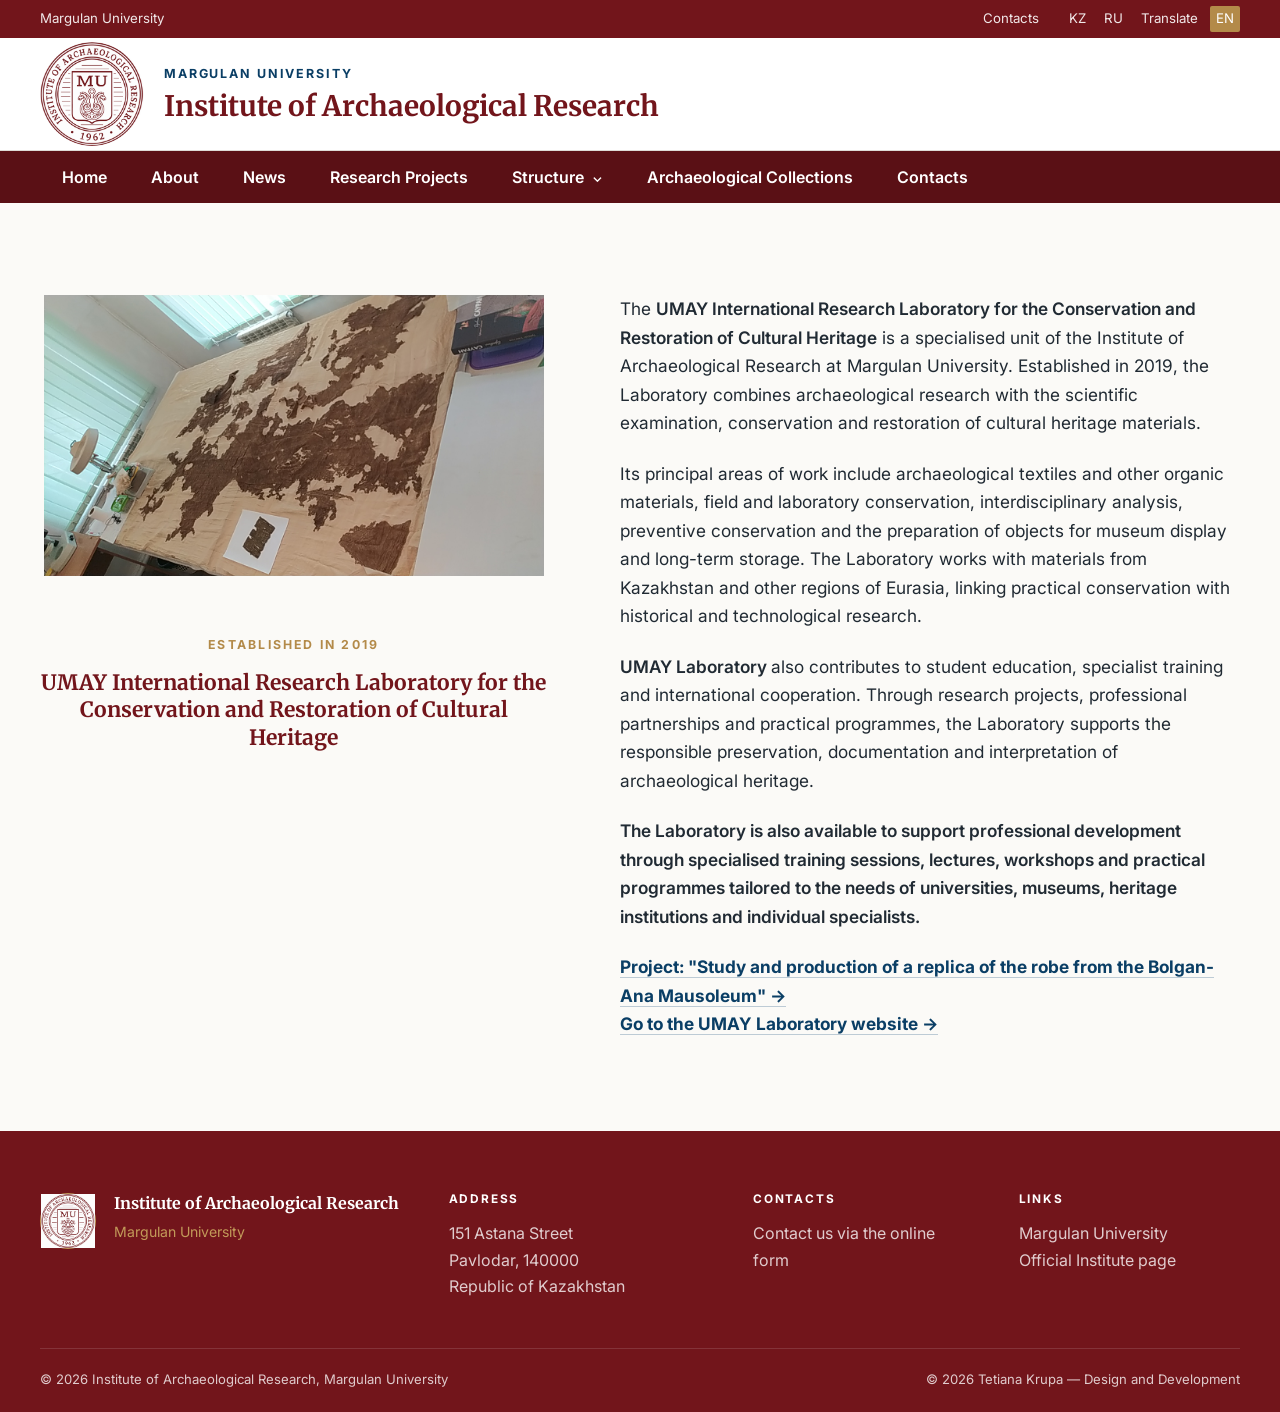
<file: umay-laboratory.html>
<!DOCTYPE html>
<html lang="en">

<head>
  <meta charset="UTF-8">

  <meta
    name="viewport"
    content="width=device-width, initial-scale=1.0"
  >

  <meta
    name="description"
    content="About the UMAY Laboratory at Institute of Archaeological Research at Margulan University"
  >

  <title>
    About the UMAY Laboratory | Institute of Archaeological Research
  </title>

  <link
    rel="icon"
    type="image/x-icon"
    href="images/favicon.ico"
  >

  <link
    rel="preconnect"
    href="https://fonts.googleapis.com"
  >

  <link
    rel="preconnect"
    href="https://fonts.gstatic.com"
    crossorigin
  >

  <link
    href="https://fonts.googleapis.com/css2?family=Inter:wght@400;500;600;700&family=Merriweather:wght@400;700&display=swap"
    rel="stylesheet"
  >

  <link
    rel="stylesheet"
    href="css/style.css"
  >
</head>


<body>

  <a
    class="skip-link"
    href="#main-content"
  >
    Skip to content
  </a>


  <!-- ==================================================
       HEADER
       Keep this section unchanged on all English pages
       ================================================== -->

  <header class="site-header">

    <div class="utility-bar">

      <div class="container utility-inner">

        <a
          class="university-link"
          href="https://ppu.edu.kz/en/"
          target="_blank"
          rel="noopener noreferrer"
        >
          Margulan University
        </a>

        <nav
          class="utility-nav"
          aria-label="Utility navigation"
        >

          <a href="#contacts">
            Contacts
          </a>

          <div
            class="language-switcher"
            aria-label="Language selector"
          >

            <a
              href="#"
              aria-label="Kazakh language"
            >
              KZ
            </a>

            <a
              href="#"
              aria-label="Russian language"
            >
              RU
            </a>
<a
  class="translate-link"
  href="#"
  data-google-translate
  aria-label="Translate this page automatically"
>
  Translate
</a>
            <a
               class="active"
              href="umay-laboratory.html"
              aria-current="page"
              aria-label="English language"
            >
              EN
            </a>

          </div>

        </nav>

      </div>

    </div>


    <div class="branding-bar">

      <div class="container branding-inner">

        <a
          class="brand"
          href="index.html"
          aria-label="Institute of Archaeological Research home"
        >

          <div class="institute-emblem">

            <img
              src="images/institute_emblem.png"
              alt="Emblem of the Institute of Archaeological Research"
            >

          </div>

          <div class="brand-text">

            <span class="brand-kicker">
              Margulan University
            </span>

            <strong>
              Institute of Archaeological Research
            </strong>

          </div>

        </a>


        <button
          class="menu-toggle"
          type="button"
          aria-expanded="false"
          aria-controls="main-navigation"
        >

          <span></span>
          <span></span>
          <span></span>

          <span class="sr-only">
            Open navigation
          </span>

        </button>

      </div>

    </div>


    <nav
      id="main-navigation"
      class="main-navigation"
      aria-label="Main navigation"
    >

      <div class="container">

        <ul>

          <li>
            <a href="index.html">
              Home
            </a>
          </li>

          <li>
            <a
              href="about.html"
              aria-current="page"
            >
              About
            </a>
          </li>

         <li>
                <a href="news.html">
                  News
                </a>
              </li>


 <li>
            <a
                           href="research_projects.html"
                      >
              Research Projects
            </a>
          </li>

          <li class="has-submenu">

            <button
              class="submenu-toggle"
              type="button"
              aria-expanded="false"
            >
              Structure
            </button>

            <ul class="submenu">
 <li>
                <a href="director.html">
                  Director
                </a>
              </li>
              <li>
                <a href="archaeological-expedition.html">
                  Archaeological Expedition
                </a>
              </li>

              <li>
  <a
    class="active"
    href="umay-laboratory.html"
    aria-current="page"
  >
    UMAI Laboratory
  </a>
</li>

              <li>
                <a href="margulantanu.html">
                  Margulantanu
                </a>
              </li>

              <li>
                <a href="experimental-archaeology.html">
                  Laboratory of Experimental Archaeology
                </a>
              </li>

              <li>
                <a href="bioarchaeology.html">
                  Centre for Bioarchaeology
                </a>
              </li>

            </ul>

          </li>

          <li>
            <a href="collections.html">
              Archaeological Collections
            </a>
          </li>

          <li>
            <a href="#contacts">
              Contacts
            </a>
          </li>

        </ul>

      </div>

    </nav>

  </header>


  <!-- ==================================================
       MAIN CONTENT
       Only the section between the marked comments
       should be replaced or expanded
       ================================================== -->

  <main id="main-content">
 
     <!-- ===== UMAI ===== -->

    <section class="intro section">

      <div class="container two-column">


        <!-- LEFT COLUMN:
             photograph, section label and heading -->

        <div>
          <center>
         <img
  class="structure-photo"
  src="images/umai.jpg"
  alt="UMAI International Research Laboratory for the Conservation and Restoration of Cultural Heritage"
>
            <br>
            <p class="section-label">
              Established in 2019
            </p>
                  <h3>
           UMAY International Research Laboratory for the Conservation and Restoration of Cultural Heritage
          </h3>
</center>
        </div>


        <!-- RIGHT COLUMN:
             replace these paragraphs with the final About text -->

        <div class="intro-copy">

          <p>
            The <span class="text-bold">UMAY International Research Laboratory for the Conservation and Restoration of Cultural Heritage</span> 
          is a specialised unit of the Institute of Archaeological Research at Margulan University. Established in 2019, the Laboratory combines archaeological research with the scientific examination, conservation and restoration of cultural heritage materials.
          </p>

          <p>Its principal areas of work include archaeological textiles and other organic materials, field and laboratory conservation, interdisciplinary analysis, preventive conservation and the preparation of objects for museum display and long-term storage. The Laboratory works with materials from Kazakhstan and other regions of Eurasia, linking practical conservation with historical and technological research.
      </p>
          <p>
          <span class="text-bold">UMAY Laboratory </span>   also contributes to student education, specialist training and international cooperation. Through research projects, professional partnerships and practical programmes, the Laboratory supports the responsible preservation, documentation and interpretation of archaeological heritage.
          </p>
          <p> <span class="text-bold">The Laboratory is also available to support professional development through specialised training sessions, lectures, workshops and practical programmes tailored to the needs of universities, museums, heritage institutions and individual specialists.</span></p>
 
         <a
  class="text-link"
  href="research_projects.html?id=PRJ-20260818-CB89BF"
>
  Project: "Study and production of a replica of the robe from the Bolgan-Ana Mausoleum"
  <span aria-hidden="true">→</span>
</a>

<br>

<a
  class="text-link"
  href="https://sites.google.com/view/umailaboratory/home"
  target="_blank"
  rel="noopener noreferrer"
>
  Go to the UMAY Laboratory website
  <span aria-hidden="true">→</span>
</a>
        </div>

      </div>

    </section>

    <!-- ===== END: EDITABLE ABOUT PAGE CONTENT ===== -->


  </main>


  <!-- ==================================================
       FOOTER
       Keep this section unchanged on all English pages
       ================================================== -->

  <footer
    id="contacts"
    class="site-footer"
  >

    <div class="container footer-grid">


      <div class="footer-brand">

        <div
          class="footer-emblem-placeholder"
          aria-hidden="true"
        >

          <img
            src="images/institute_emblem.png"
            alt=""
          >

        </div>

        <div>

          <strong>
            Institute of Archaeological Research
          </strong>

          <span>
            Margulan University
          </span>

        </div>

      </div>


      <div>

        <h2>
          Address
        </h2>

        <address>
          151 Astana Street<br>
          Pavlodar, 140000<br>
          Republic of Kazakhstan
        </address>

      </div>


      <div>

        <h2>
          Contacts
        </h2>

        <p>

          <a
            href="https://forms.gle/SVGefDwramFh7KxD6"
            target="_blank"
            rel="noopener noreferrer"
          >
            Contact us via the online form
          </a>

        </p>

      </div>


      <div>

        <h2>
          Links
        </h2>

        <p>

          <a
            href="https://ppu.edu.kz/en/"
            target="_blank"
            rel="noopener noreferrer"
          >
            Margulan University
          </a>

          <br>

          <a
            href="https://ppu.edu.kz/ru/margulan-centre/"
            target="_blank"
            rel="noopener noreferrer"
          >
            Official Institute page
          </a>

        </p>

      </div>

    </div>


    <div class="container footer-bottom">

      <span>
        © 2026 Institute of Archaeological Research,
        Margulan University
      </span>

      <span>
        © 2026 Tetiana Krupa — Design and Development
      </span>

    </div>

  </footer>


  <script src="js/main.js"></script>
  <script src="js/translate.js"></script>

</body>

</html>
</file>
<file: css/style.css>
:root {
  /* Margulan University identity */
  --university-red: #72151b;
  --university-red-dark: #5a1015;
  --university-red-light: #8c252c;

  --university-blue: #0a3e65;
  --university-blue-dark: #07324f;
  --university-blue-light: #15547f;

  /* Compatibility with the existing website styles */
  --navy-950: var(--university-red);
  --navy-900: var(--university-red-dark);
  --navy-800: var(--university-red-light);
  --blue-700: var(--university-blue);

  /* Accent */
  --gold-600: #b38a49;
  --gold-500: #c29a59;
  --gold-100: #f3ead9;

  /* Neutral palette */
  --cream-50: #fbfaf7;
  --stone-100: #f3f1ee;
  --stone-200: #dedbd6;
  --stone-500: #6f7376;
  --ink: #202a33;
  --white: #ffffff;

  /* Layout and effects */
  --shadow: 0 18px 50px rgba(114, 21, 27, 0.12);
  --container: 1200px;
  --transition: 180ms ease;
}

* { box-sizing: border-box; }
html { scroll-behavior: smooth; }
body {
  margin: 0;
  color: var(--ink);
  background: var(--cream-50);
  font-family: "Inter", Arial, sans-serif;
  line-height: 1.65;
}
img { max-width: 100%; display: block; }
a { color: inherit; }
button, input, textarea, select { font: inherit; }

.container {
  width: min(calc(100% - 40px), var(--container));
  margin-inline: auto;
}

.sr-only {
  position: absolute;
  width: 1px;
  height: 1px;
  padding: 0;
  margin: -1px;
  overflow: hidden;
  clip: rect(0, 0, 0, 0);
  white-space: nowrap;
  border: 0;
}

.skip-link {
  position: fixed;
  top: 12px;
  left: 12px;
  z-index: 9999;
  padding: 10px 16px;
  background: var(--white);
  color: var(--navy-950);
  border-radius: 4px;
  transform: translateY(-150%);
  transition: transform var(--transition);
}
.skip-link:focus { transform: translateY(0); }

.utility-bar {
  background: var(--navy-950);
  color: rgba(255,255,255,.9);
  font-size: .83rem;
}
.utility-inner {
  min-height: 38px;
  display: flex;
  align-items: center;
  justify-content: space-between;
  gap: 20px;
}
.utility-inner a { text-decoration: none; }
.utility-inner a:hover { color: var(--gold-500); }
.utility-nav { display: flex; align-items: center; gap: 24px; }
.language-switcher { display: flex; align-items: center; gap: 6px; }
.language-switcher a {
  padding: 2px 6px;
  border-radius: 2px;
}
.language-switcher a.active {
  background: var(--gold-600);
  color: var(--white);
}

.branding-bar {
  background: var(--white);
  border-bottom: 1px solid var(--stone-200);
}
.branding-inner {
  min-height: 112px;
  display: flex;
  align-items: center;
  justify-content: space-between;
  gap: 24px;
}
.brand {
  display: inline-flex;
  align-items: center;
  gap: 20px;
  text-decoration: none;
}
.emblem-placeholder {
  width: 76px;
  aspect-ratio: 1;
  display: grid;
  place-items: center;
  border: 2px solid var(--gold-600);
  border-radius: 50%;
  color: var(--gold-600);
  font-size: .62rem;
  font-weight: 700;
  letter-spacing: .12em;
  background: radial-gradient(circle, var(--gold-100) 0 42%, transparent 43%);
}
.brand-text { display: grid; gap: 5px; }
.brand-kicker {
  color: var(--blue-700);
  font-size: .78rem;
  font-weight: 700;
  letter-spacing: .15em;
  text-transform: uppercase;
}
.brand-text strong {
  max-width: 660px;
  color: var(--navy-950);
  font-family: "Merriweather", Georgia, serif;
  font-size: clamp(1.3rem, 2.2vw, 2rem);
  line-height: 1.25;
}

.main-navigation {
  position: relative;
  z-index: 100;
  background: var(--navy-900);
  color: var(--white);
}
.main-navigation ul {
  list-style: none;
  margin: 0;
  padding: 0;
  display: flex;
  align-items: stretch;
}
.main-navigation li { position: relative; }
.main-navigation a,
.submenu-toggle {
  min-height: 52px;
  display: flex;
  align-items: center;
  padding: 0 22px;
  border: 0;
  background: transparent;
  color: inherit;
  text-decoration: none;
  font-weight: 600;
  cursor: pointer;
  transition: background var(--transition), color var(--transition);
}
.main-navigation a:hover,
.main-navigation a.active,
.submenu-toggle:hover,
.has-submenu:hover > .submenu-toggle {
  background: var(--gold-600);
  color: var(--white);
}
.submenu-toggle::after {
  content: "⌄";
  margin-left: 8px;
  font-size: .85em;
}
.submenu {
  position: absolute;
  top: 100%;
  left: 0;
  width: 290px;
  display: none !important;
  flex-direction: column;
  align-items: stretch !important;
  background: var(--white);
  color: var(--navy-950);
  box-shadow: var(--shadow);
  border-top: 3px solid var(--gold-600);
}
.submenu a {
  min-height: auto;
  padding: 13px 18px;
  border-bottom: 1px solid var(--stone-200);
}
.submenu a:hover { background: var(--gold-100); color: var(--navy-950); }
.has-submenu:hover > .submenu,
.has-submenu:focus-within > .submenu,
.has-submenu.open > .submenu { display: flex !important; }

.menu-toggle {
  display: none;
  width: 46px;
  height: 42px;
  padding: 10px;
  border: 1px solid var(--stone-200);
  background: var(--white);
  cursor: pointer;
}
.menu-toggle > span:not(.sr-only) {
  display: block;
  height: 2px;
  margin: 5px 0;
  background: var(--navy-950);
}

.hero {
  position: relative;
  min-height: 400px;
  display: flex;
  align-items: center;
  overflow: hidden;
  color: var(--white);
  background:
    linear-gradient(90deg, rgba(16,36,61,.95) 0%, rgba(16,36,61,.75) 48%, rgba(16,36,61,.25) 100%),
    url('../images/hero-archaeology.jpg') center/cover no-repeat,
    var(--navy-900);
}
.hero::after {
  content: "";
  position: absolute;
  inset: auto 0 0;
  height: 5px;
  background: linear-gradient(90deg, var(--gold-600) 0 31%, transparent 31% 100%);
}
.hero-content { position: relative; z-index: 2; padding-block: 90px; }
.eyebrow,
.section-label {
  margin: 0 0 14px;
  color: var(--gold-600);
  font-size: .77rem;
  font-weight: 700;
  letter-spacing: .18em;
  text-transform: uppercase;
}
.section-label.light { color: #ead7b2; }
.hero h1,
h1, h2, h3 {
  font-family: "Merriweather", Georgia, serif;
}
.hero h1 {
  max-width: 820px;
  margin: 0;
  font-size: clamp(2.7rem, 6vw, 5.4rem);
  line-height: 1.05;
  letter-spacing: -.035em;
}
.hero-lead {
  max-width: 740px;
  margin: 26px 0 0;
  color: rgba(255,255,255,.88);
  font-size: clamp(1.05rem, 1.9vw, 1.3rem);
}
.hero-actions { display: flex; flex-wrap: wrap; gap: 14px; margin-top: 36px; }

.button {
  display: inline-flex;
  align-items: center;
  justify-content: center;
  min-height: 48px;
  padding: 0 22px;
  border: 1px solid transparent;
  text-decoration: none;
  font-weight: 700;
  transition: transform var(--transition), background var(--transition), border-color var(--transition);
}
.button:hover { transform: translateY(-2px); }
.button-primary { background: var(--gold-600); color: var(--white); }
.button-primary:hover { background: var(--gold-500); }
.button-secondary { border-color: rgba(255,255,255,.55); color: var(--white); background: rgba(255,255,255,.06); }
.button-secondary:hover { background: rgba(255,255,255,.14); }
.button-outline { border-color: var(--navy-900); color: var(--navy-900); }
.button-outline:hover { background: var(--navy-900); color: var(--white); }

.section { padding: 92px 0; }
.section-muted { background: var(--stone-100); }
.two-column {
  display: grid;
  grid-template-columns: minmax(0, .9fr) minmax(0, 1.1fr);
  gap: 72px;
  align-items: start;
}
h2 {
  margin: 0;
  color: var(--navy-950);
  font-size: clamp(2rem, 4vw, 3.25rem);
  line-height: 1.18;
}
h3 {
  margin: 0;
  color: var(--navy-950);
  font-size: 1.32rem;
  line-height: 1.3;
}
p { margin-top: 0; }
.intro-copy { font-size: 1.08rem; }
.intro-copy p { margin-bottom: 22px; }
.text-link {
  color: var(--blue-700);
  font-weight: 700;
  text-decoration: none;
  border-bottom: 1px solid rgba(45,95,134,.3);
}
.text-link:hover { color: var(--gold-600); }

.card-grid { display: grid; gap: 24px; margin-top: 44px; }
.three-columns { grid-template-columns: repeat(3, minmax(0,1fr)); }
.info-card {
  min-height: 285px;
  padding: 34px;
  background: var(--white);
  border-top: 4px solid var(--gold-600);
  box-shadow: 0 12px 35px rgba(16,36,61,.06);
}
.card-number {
  margin-bottom: 42px;
  color: var(--gold-600);
  font-size: .78rem;
  font-weight: 700;
  letter-spacing: .15em;
}
.info-card p { margin: 16px 0 0; color: #59636b; }

.section-heading-row {
  display: grid;
  grid-template-columns: 1fr 1fr;
  gap: 60px;
  align-items: end;
  margin-bottom: 44px;
}
.section-intro { max-width: 560px; margin: 0; color: #5f676d; }
.structure-grid {
  display: grid;
  grid-template-columns: repeat(3, minmax(0,1fr));
  gap: 20px;
}
.structure-card:hover {
  transform: translateY(-5px);
  border-color: var(--gold-500);
  box-shadow: var(--shadow);
}
.structure-card.featured h3 { color: var(--white); }
.structure-type {
  display: inline-block;
  margin-bottom: 40px;
  color: var(--gold-600);
  font-size: .73rem;
  font-weight: 700;
  letter-spacing: .14em;
  text-transform: uppercase;
}
.structure-card p { margin: 16px 0 0; color: #697177; }
.structure-card.featured p { color: rgba(255,255,255,.73); }
/* ==================================================
   STRUCTURE CARDS
   ================================================== */

.structure-grid {
  display: grid;
  grid-template-columns: repeat(3, minmax(0, 1fr));
  gap: 20px;
}

.structure-card {
  position: relative;
  min-height: 290px;
  padding: 34px 30px 30px;

  display: flex;
  flex-direction: column;

  background-color: var(--university-red);
  border: 1px solid var(--university-red);

  color: var(--white);
  text-decoration: none;

  box-shadow: none;
  overflow: hidden;

  transition:
    background-color var(--transition),
    color var(--transition),
    border-color var(--transition),
    box-shadow var(--transition),
    transform var(--transition);
}

.structure-card .structure-type {
  display: block;
  margin-bottom: 34px;

  color: var(--gold-500);

  font-size: 0.75rem;
  font-weight: 700;
  line-height: 1.4;
  letter-spacing: 0.12em;
  text-transform: uppercase;

  transition: color var(--transition);
}

.structure-card h3 {
  margin: 0 0 16px;

  color: var(--white);

  font-family: "Merriweather", Georgia, serif;
  font-size: 1.35rem;
  line-height: 1.35;

  transition: color var(--transition);
}

.structure-card p {
  margin: 0 0 36px;

  color: rgba(255, 255, 255, 0.88);

  font-size: 1rem;
  line-height: 1.65;

  transition: color var(--transition);
}

.structure-card .card-arrow {
  position: absolute;
  right: 26px;
  bottom: 22px;

  color: var(--gold-500);

  font-size: 1.35rem;
  line-height: 1;

  transition:
    color var(--transition),
    transform var(--transition);
}

/* White inversion on hover and keyboard focus */

.structure-card:hover,
.structure-card:focus-visible {
  background-color: var(--white);
  border-color: var(--university-red);
  color: var(--university-red);

  box-shadow: var(--shadow);
  transform: translateY(-4px);
}

.structure-card:hover .structure-type,
.structure-card:focus-visible .structure-type {
  color: var(--university-red);
}

.structure-card:hover h3,
.structure-card:focus-visible h3 {
  color: var(--university-red);
}

.structure-card:hover p,
.structure-card:focus-visible p {
  color: var(--ink);
}

.structure-card:hover .card-arrow,
.structure-card:focus-visible .card-arrow {
  color: var(--university-red);
  transform: translate(4px, -4px);
}

/* Moment of clicking */

.structure-card:active {
  background-color: var(--cream-50);
  transform: translateY(0);
}

/* Clear keyboard focus */

.structure-card:focus-visible {
  outline: 3px solid var(--university-blue);
  outline-offset: 4px;
}
@media (max-width: 960px) {
  .structure-grid {
    grid-template-columns: repeat(2, minmax(0, 1fr));
  }
}

@media (max-width: 640px) {
  .structure-grid {
    grid-template-columns: 1fr;
  }

  .structure-card {
    min-height: 250px;
    padding: 28px 24px;
  }

  .structure-card .structure-type {
    margin-bottom: 24px;
  }
}
.heritage-banner {
  padding: 90px 0;
  color: var(--white);
  background:
    linear-gradient(rgba(16,36,61,.92), rgba(16,36,61,.92)),
    url('../images/heritage-banner.jpg') center/cover no-repeat,
    var(--navy-950);
}
.heritage-inner {
  display: grid;
  grid-template-columns: 1.2fr .8fr;
  gap: 72px;
  align-items: end;
}
.heritage-inner h2 { color: var(--white); }
.heritage-inner p:last-child { margin: 0; color: rgba(255,255,255,.76); font-size: 1.08rem; }

.university-content { align-items: center; }
.university-mark-placeholder {
  min-height: 340px;
  display: grid;
  place-items: center;
  border: 1px solid var(--stone-200);
  background: var(--stone-100);
  color: var(--navy-900);
  font-family: "Merriweather", Georgia, serif;
  font-size: clamp(2rem, 5vw, 4.4rem);
  line-height: .95;
  letter-spacing: -.05em;
  text-align: center;
}
.university-content p { margin: 22px 0 28px; color: #5f676d; }

.site-footer {
  padding-top: 62px;
  background: var(--navy-950);
  color: rgba(255,255,255,.78);
}
.footer-grid {
  display: grid;
  grid-template-columns: 1.4fr 1fr .85fr .85fr;
  gap: 44px;
  padding-bottom: 48px;
}
.footer-brand { display: flex; align-items: flex-start; gap: 18px; }
.footer-emblem-placeholder {
  width: 56px;
  aspect-ratio: 1;
  display: grid;
  place-items: center;
  flex: 0 0 auto;
  border: 1px solid var(--gold-500);
  border-radius: 50%;
  color: var(--gold-500);
  font-size: .52rem;
  font-weight: 700;
}
.footer-brand strong { display: block; color: var(--white); font-family: "Merriweather", Georgia, serif; line-height: 1.35; }
.footer-brand span { display: block; margin-top: 6px; color: var(--gold-500); font-size: .88rem; }
.site-footer h2 {
  margin: 0 0 14px;
  color: var(--white);
  font-family: "Inter", Arial, sans-serif;
  font-size: .74rem;
  letter-spacing: .15em;
  text-transform: uppercase;
}
.site-footer a { color: inherit; text-decoration: none; }
.site-footer a:hover { color: var(--gold-500); }
.site-footer address { font-style: normal; }
.footer-bottom {
  min-height: 64px;
  display: flex;
  align-items: center;
  justify-content: space-between;
  gap: 20px;
  border-top: 1px solid rgba(255,255,255,.13);
  font-size: .82rem;
}

@media (max-width: 960px) {
  .menu-toggle { display: block; }
  .main-navigation { display: none; }
  .main-navigation.open { display: block; }
  .main-navigation ul { flex-direction: column; align-items: stretch; padding: 8px 0; }
  .main-navigation a, .submenu-toggle { width: 100%; min-height: 48px; padding: 0 20px; justify-content: space-between; }
  .submenu {
    position: static;
    width: 100%;
    box-shadow: none;
    border-top: 0;
    background: rgba(255,255,255,.06);
    color: var(--white);
  }
  .submenu a { padding-left: 38px; border-bottom-color: rgba(255,255,255,.08); }
  .submenu a:hover { background: rgba(255,255,255,.1); color: var(--white); }
  .has-submenu:hover > .submenu { display: none !important; }
  .has-submenu.open > .submenu { display: flex !important; }
  .three-columns, .structure-grid { grid-template-columns: repeat(2, minmax(0,1fr)); }
  .footer-grid { grid-template-columns: repeat(2, minmax(0,1fr)); }
}

@media (max-width: 720px) {
  .container { width: min(calc(100% - 28px), var(--container)); }
  .utility-nav > a { display: none; }
  .branding-inner { min-height: 92px; }
  .emblem-placeholder { width: 58px; }
  .brand-text strong { font-size: 1.15rem; }
  .brand-kicker { font-size: .67rem; }
  .hero { min-height: 540px; background-position: 58% center; }
  .hero-content { padding-block: 72px; }
  .hero h1 { font-size: clamp(2.35rem, 13vw, 4rem); }
  .section { padding: 66px 0; }
  .two-column, .section-heading-row, .heritage-inner { grid-template-columns: 1fr; gap: 28px; }
  .three-columns, .structure-grid, .footer-grid { grid-template-columns: 1fr; }
  .info-card, .structure-card { min-height: auto; }
  .section-heading-row { align-items: start; }
  .heritage-inner { align-items: start; }
  .footer-bottom { padding: 18px 0; flex-direction: column; align-items: flex-start; }
}

@media (prefers-reduced-motion: reduce) {
  *, *::before, *::after { scroll-behavior: auto !important; transition: none !important; }
}
.institute-emblem {
  width: 104px;
  height: 104px;
  flex-shrink: 0;
}

.institute-emblem img {
  display: block;
  width: 100%;
  height: 100%;
  object-fit: contain;
}
@media (max-width: 640px) {
  .institute-emblem {
    width: 76px;
    height: 76px;
  }
}
.institute-emblem {
  width: 104px;
  height: 104px;
  flex: 0 0 104px;
  display: flex;
  align-items: center;
  justify-content: center;
}

.institute-emblem img {
  display: block;
  width: 100%;
  height: 100%;
  object-fit: contain;
  border-radius: 50%;
}
.staff-photo {
  display: block;
  width: 300px;
  height: 300px;
  object-fit: cover;
  object-position: center;
}
@media (max-width: 640px) {
  .staff-photo {
    width: 100%;
    max-width: 300px;
    height: auto;
    aspect-ratio: 1 / 1;
  }
}
.structure-photo {
  display: block;
  width: 100%;
  max-width: 500px;
  height: auto;
  margin: 0 auto 32px;
  object-fit: contain;
}
.text-bold {
  font-weight: 600;
}
/* =========================================================
   NEWS PAGE
   ========================================================= */

.news-intro {
  padding: 72px 0 48px;
  background: #f8f6f2;
}

.news-intro h1 {
  margin: 8px 0 18px;
  font-size: clamp(42px, 6vw, 72px);
  line-height: 1;
  color: #72151b;
}

.news-lead {
  max-width: 760px;
  margin: 0;
  font-size: 20px;
  line-height: 1.6;
}

.news-section {
  padding: 64px 0 80px;
}

.news-section-header {
  margin-bottom: 32px;
}

.news-section-header h2 {
  margin: 0;
  font-size: 32px;
  color: #72151b;
}

.news-feed {
  display: flex;
  flex-direction: column;
  gap: 28px;
}

.news-card {
  display: grid;
  grid-template-columns: 340px 1fr;
  gap: 36px;
  align-items: start;
  padding-bottom: 32px;
  border-bottom: 1px solid #d8d3ca;
}

.news-card-image img {
  display: block;
  width: 100%;
  height: 240px;
  object-fit: cover;
}

.news-card-content {
  display: flex;
  flex-direction: column;
  align-items: flex-start;
}

.news-meta {
  display: flex;
  flex-wrap: wrap;
  gap: 8px 18px;
  margin-bottom: 14px;
  font-size: 13px;
  font-weight: 700;
  letter-spacing: 0.08em;
  text-transform: uppercase;
  color: #9b7227;
}

.news-title {
  margin: 0 0 16px;
  font-size: 30px;
  line-height: 1.2;
  color: #72151b;
}

.news-summary {
  margin: 0 0 20px;
  font-size: 17px;
  line-height: 1.65;
}

.news-loading {
  margin: 0;
  font-size: 16px;
  color: #666;
}

/* =========================================================
   INTERNAL STAFF TOOLS
   Discreet access to the news submission form
   ========================================================= */

.staff-tools {
  padding: 20px 0 56px;
}

.staff-tools-details {
  max-width: 100%;
  border-top: 1px solid #d8d3ca;
  padding-top: 18px;
}

.staff-tools-details summary {
  display: inline-flex;
  align-items: center;
  gap: 8px;
  cursor: pointer;

  font-size: 13px;
  font-weight: 700;
  letter-spacing: 0.08em;
  text-transform: uppercase;

  color: #777;
}

.staff-tools-details summary:hover {
  color: #72151b;
}

.staff-tools-details summary::after {
  content: "+";
  font-size: 16px;
  font-weight: 400;
}

.staff-tools-details[open] summary::after {
  content: "−";
}

.staff-tools-content {
  max-width: 720px;
  padding: 18px 0 4px;
}

.staff-tools-content p {
  margin: 0 0 12px;
  font-size: 15px;
  line-height: 1.6;
  color: #555;
}

/* =========================================================
   NEWS IMAGE CAPTIONS
   ========================================================= */

.news-card-image {
  margin: 0;
}

.news-image-caption {
  margin-top: 8px;
  font-size: 12px;
  line-height: 1.45;
  color: #6b6b6b;
}

.news-photo-caption,
.news-photo-credit {
  display: block;
}

.news-photo-credit {
  margin-top: 2px;
  font-style: italic;
}


/* Cards without an image */

.news-card.no-image {
  grid-template-columns: 1fr;
}

.news-card.no-image .news-card-image {
  display: none;
}
/* =========================================================
   NEWS — TABLET AND MOBILE
   Keep this block at the END of style.css
   ========================================================= */

@media (max-width: 900px) {

  .news-section {
    padding: 48px 0 60px;
  }

  .news-feed {
    width: 100%;
    gap: 32px;
  }

  .news-card {
    display: grid;
    grid-template-columns: 1fr;
    width: 100%;
    gap: 20px;
    padding-bottom: 32px;
  }

  .news-card-image {
    width: 100%;
    max-width: none;
    margin: 0;
  }

  .news-card-image img {
    display: block;
    width: 100%;
    height: auto;
    max-width: 100%;
    aspect-ratio: auto;
    object-fit: contain;
  }

  .news-card-content {
    width: 100%;
    min-width: 0;
  }

  .news-meta {
    width: 100%;
    gap: 6px 12px;
  }

  .news-unit {
    overflow-wrap: anywhere;
  }

  .news-title {
    font-size: 26px;
    line-height: 1.25;
    overflow-wrap: anywhere;
  }

  .news-summary,
  .news-full-text {
    width: 100%;
    overflow-wrap: anywhere;
  }

  .news-image-caption {
    width: 100%;
  }

}


/* Smaller phones */

@media (max-width: 520px) {

  .news-intro {
    padding: 48px 0 42px;
  }

  .news-intro h1 {
    font-size: 46px;
  }

  .news-lead {
    font-size: 18px;
    line-height: 1.55;
  }

  .news-section-header h2 {
    font-size: 30px;
  }

  .news-title {
    font-size: 25px;
  }

  .news-meta {
    font-size: 12px;
    line-height: 1.5;
  }

}
/* =========================================================
   EARLIER NEWS
   ========================================================= */

.earlier-news {
  margin-top: 12px;
  padding-top: 34px;
  border-top: 1px solid #d8d3ca;
}

.earlier-news-heading {
  margin: 0 0 22px;
  font-family: "Merriweather", serif;
  font-size: 26px;
  line-height: 1.25;
  color: #72151b;
}

.earlier-news-list {
  display: flex;
  flex-direction: column;
}

.earlier-news-item {
  display: grid;
  grid-template-columns: 150px minmax(0, 1fr) 30px;
  gap: 22px;
  align-items: center;

  padding: 18px 0;

  border-bottom: 1px solid #e2ddd5;

  color: inherit;
  text-decoration: none;
}

.earlier-news-item:hover .earlier-news-title {
  color: #72151b;
}

.earlier-news-date {
  font-size: 13px;
  font-weight: 700;
  letter-spacing: 0.06em;
  text-transform: uppercase;

  color: #9b7227;
}

.earlier-news-content {
  display: flex;
  flex-direction: column;
  gap: 5px;
}

.earlier-news-title {
  font-family: "Merriweather", serif;
  font-size: 18px;
  line-height: 1.35;

  color: #0a3e65;

  transition: color 0.2s ease;
}

.earlier-news-unit {
  font-size: 12px;
  font-weight: 600;
  letter-spacing: 0.05em;
  text-transform: uppercase;

  color: #777;
}

.earlier-news-arrow {
  font-size: 20px;
  color: #72151b;
  text-align: right;
}


/* Single news */

.news-back {
  margin-bottom: 28px;
}


/* Mobile */

@media (max-width: 760px) {

  .earlier-news-item {
    grid-template-columns: 1fr 24px;
    gap: 8px 14px;
  }

  .earlier-news-date {
    grid-column: 1 / -1;
  }

  .earlier-news-content {
    grid-column: 1;
  }

  .earlier-news-arrow {
    grid-column: 2;
    align-self: center;
  }

}
/* =========================================================
   EARLIER NEWS — COMPACT VIEW
   ========================================================= */

.earlier-news-item {
  grid-template-columns: 135px minmax(0, 1fr) 26px;
  gap: 18px;
  padding: 14px 0;
}

.earlier-news-title {
  font-size: 16px;
  line-height: 1.35;
}

.earlier-news-unit {
  font-size: 11px;
}

.earlier-news-date {
  font-size: 12px;
}

.earlier-news-more {
  margin-top: 22px;
}


/* =========================================================
   FULL NEWS ARCHIVE
   ========================================================= */

.news-archive-list {
  display: flex;
  flex-direction: column;
  width: 100%;
}

.news-archive-item {
  display: grid;
  grid-template-columns: 150px minmax(0, 1fr) 28px;
  gap: 20px;
  align-items: center;

  padding: 15px 0;

  border-bottom: 1px solid #e2ddd5;

  color: inherit;
  text-decoration: none;
}

.news-archive-content {
  display: flex;
  flex-direction: column;
  gap: 4px;
  min-width: 0;
}

.news-archive-date {
  font-size: 12px;
  font-weight: 700;
  letter-spacing: 0.04em;
  text-transform: uppercase;
  color: #9b7227;
}

.news-archive-title {
  font-family: "Merriweather", serif;
  font-size: 16px;
  line-height: 1.35;
  color: #0a3e65;
}

.news-archive-unit {
  font-size: 11px;
  font-weight: 600;
  letter-spacing: 0.04em;
  text-transform: uppercase;
  color: #777;
}

.news-archive-arrow {
  font-size: 18px;
  color: #72151b;
  text-align: right;
}

.news-archive-item:hover .news-archive-title {
  color: #72151b;
}


/* Mobile */

@media (max-width: 760px) {

  .news-archive-item {
    grid-template-columns: 1fr 24px;
    gap: 6px 12px;
    padding: 14px 0;
  }

  .news-archive-date {
    grid-column: 1 / -1;
  }

  .news-archive-content {
    grid-column: 1;
  }

  .news-archive-arrow {
    grid-column: 2;
    align-self: center;
  }
}
/* =========================================================
   RESEARCH PROJECTS
   ========================================================= */

.project-card {
  width: 100%;
}


/* Basic project information */

.project-details {
  display: flex;
  flex-direction: column;
  gap: 7px;

  margin: 14px 0 18px;
  padding: 12px 0;

  border-top: 1px solid #e2ddd5;
  border-bottom: 1px solid #e2ddd5;
}

.project-detail {
  display: grid;
  grid-template-columns: 130px minmax(0, 1fr);
  gap: 16px;
  align-items: start;
}

.project-detail-label {
  font-size: 11px;
  line-height: 1.4;
  font-weight: 700;
  letter-spacing: 0.05em;
  text-transform: uppercase;

  color: #72151b;
}

.project-detail-value {
  font-size: 14px;
  line-height: 1.5;

  color: #333;
}


/* Extended information on individual project page */

.project-extended-details {
  display: flex;
  flex-direction: column;
  gap: 12px;

  margin-top: 24px;
  padding-top: 20px;

  border-top: 1px solid #d8d3ca;
}

.project-extended-details .project-detail {
  grid-template-columns: 160px minmax(0, 1fr);
}

.project-extended-details .project-detail-value {
  font-size: 15px;
  line-height: 1.6;
}


/* Earlier projects */

.earlier-projects {
  margin-top: 12px;
}


/* Projects archive */

.projects-archive-list {
  width: 100%;
}


/* Mobile */

@media (max-width: 760px) {

  .project-detail,
  .project-extended-details .project-detail {
    grid-template-columns: 1fr;
    gap: 3px;
  }

  .project-details {
    gap: 10px;
  }

  .project-extended-details {
    gap: 16px;
  }

  .project-detail-label {
    font-size: 10px;
  }

  .project-detail-value {
    font-size: 14px;
  }

}
</file>
